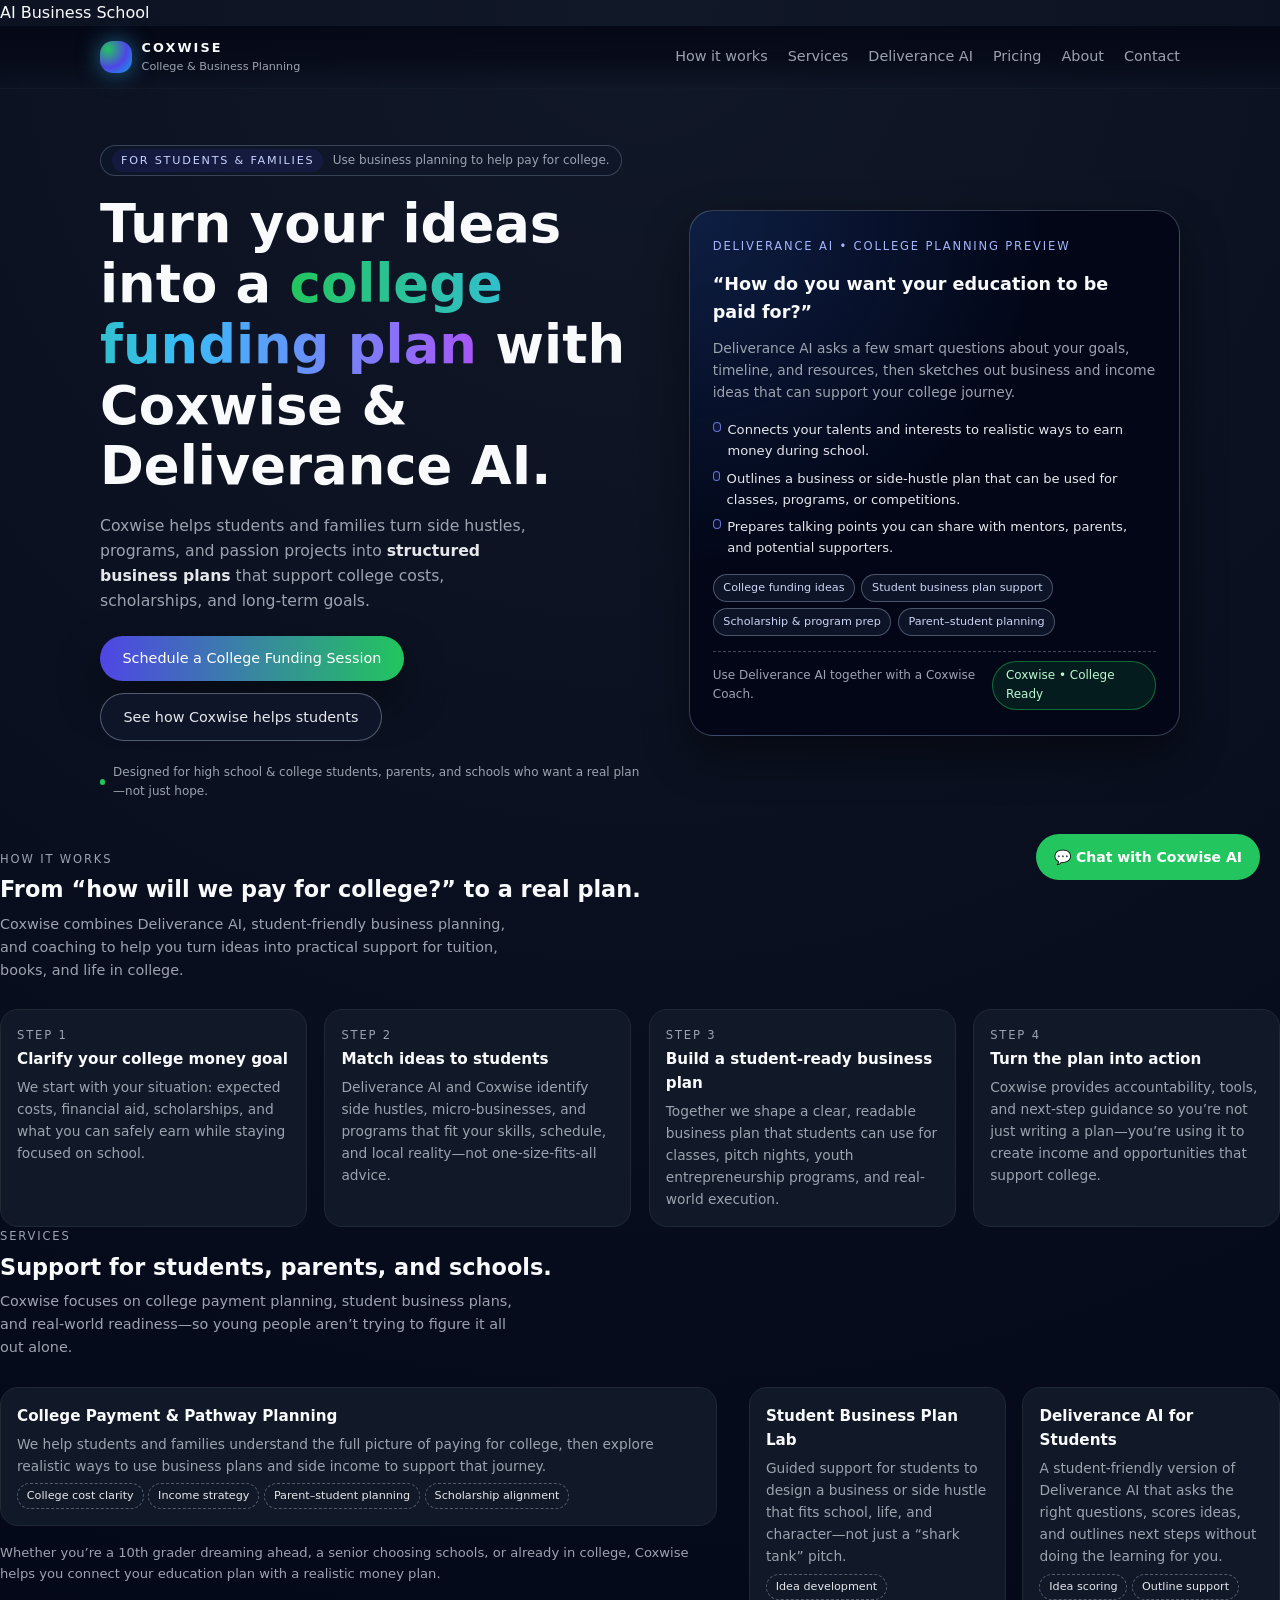
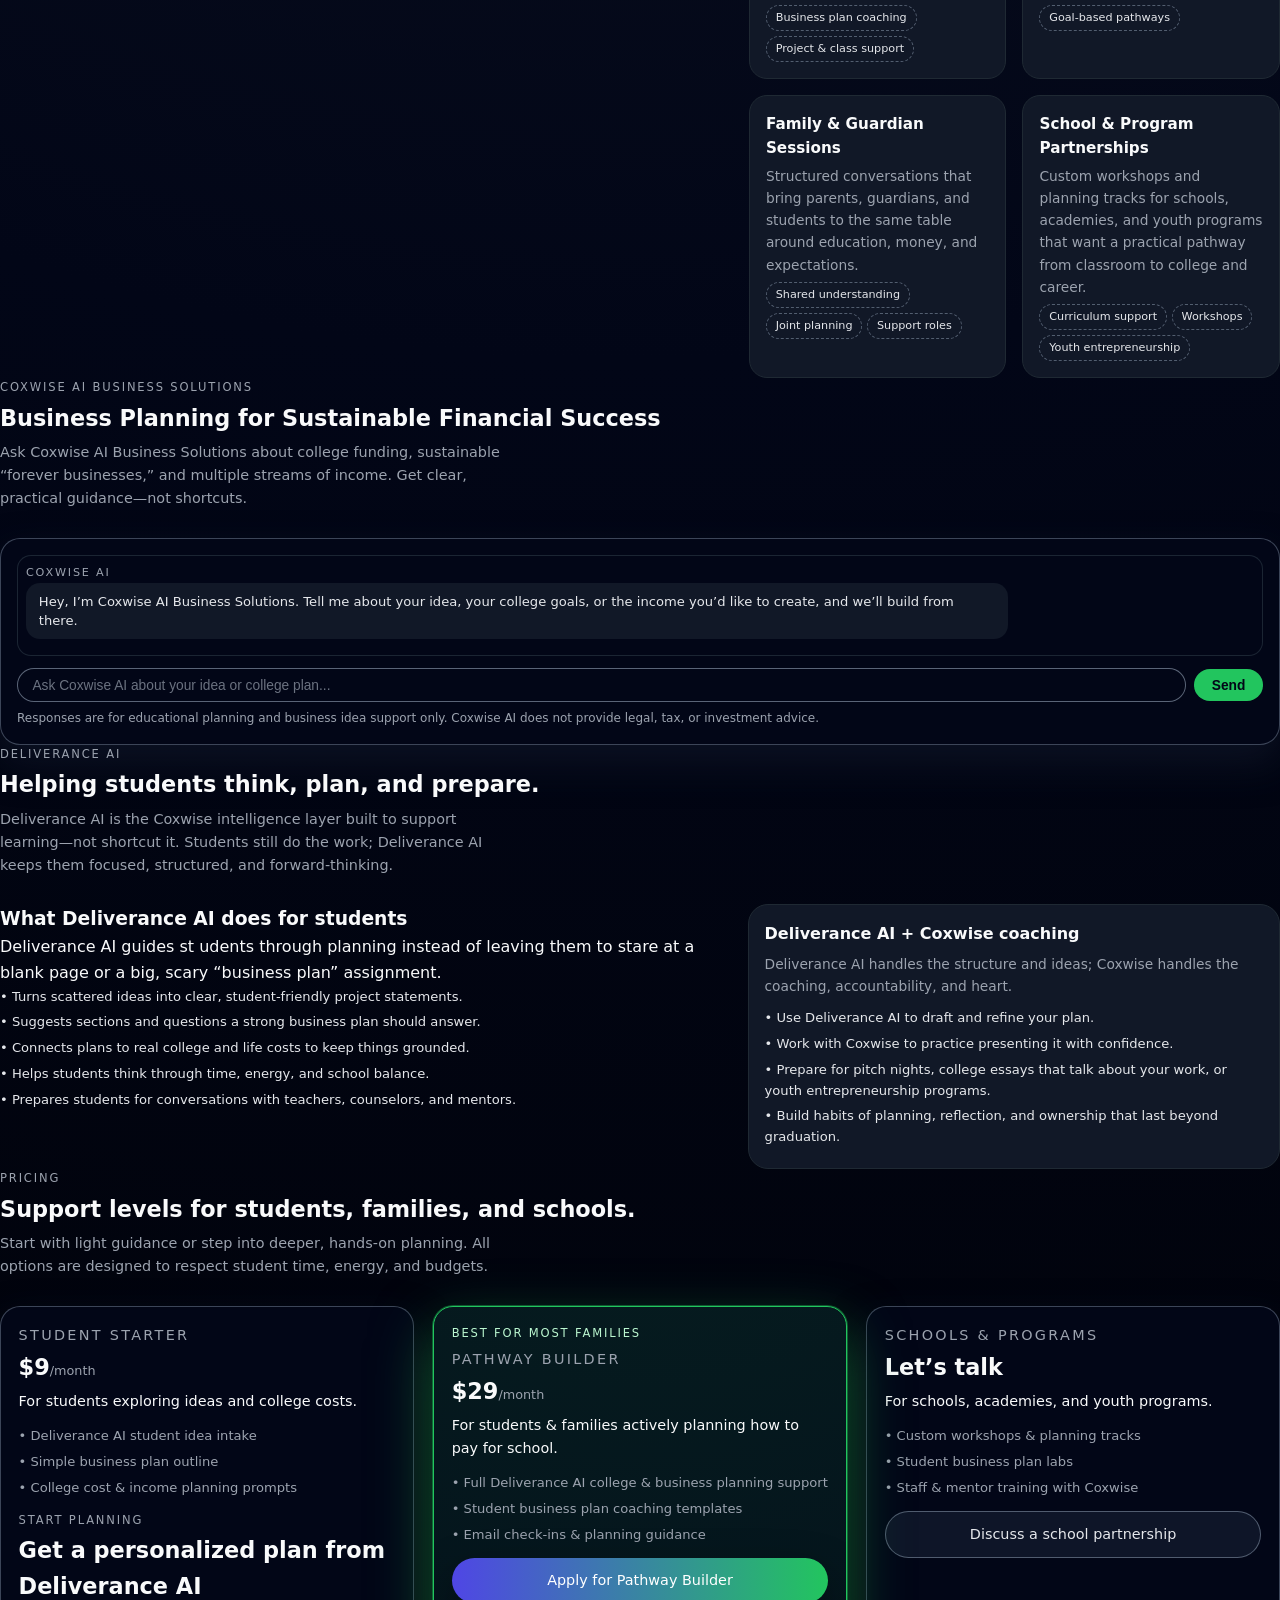
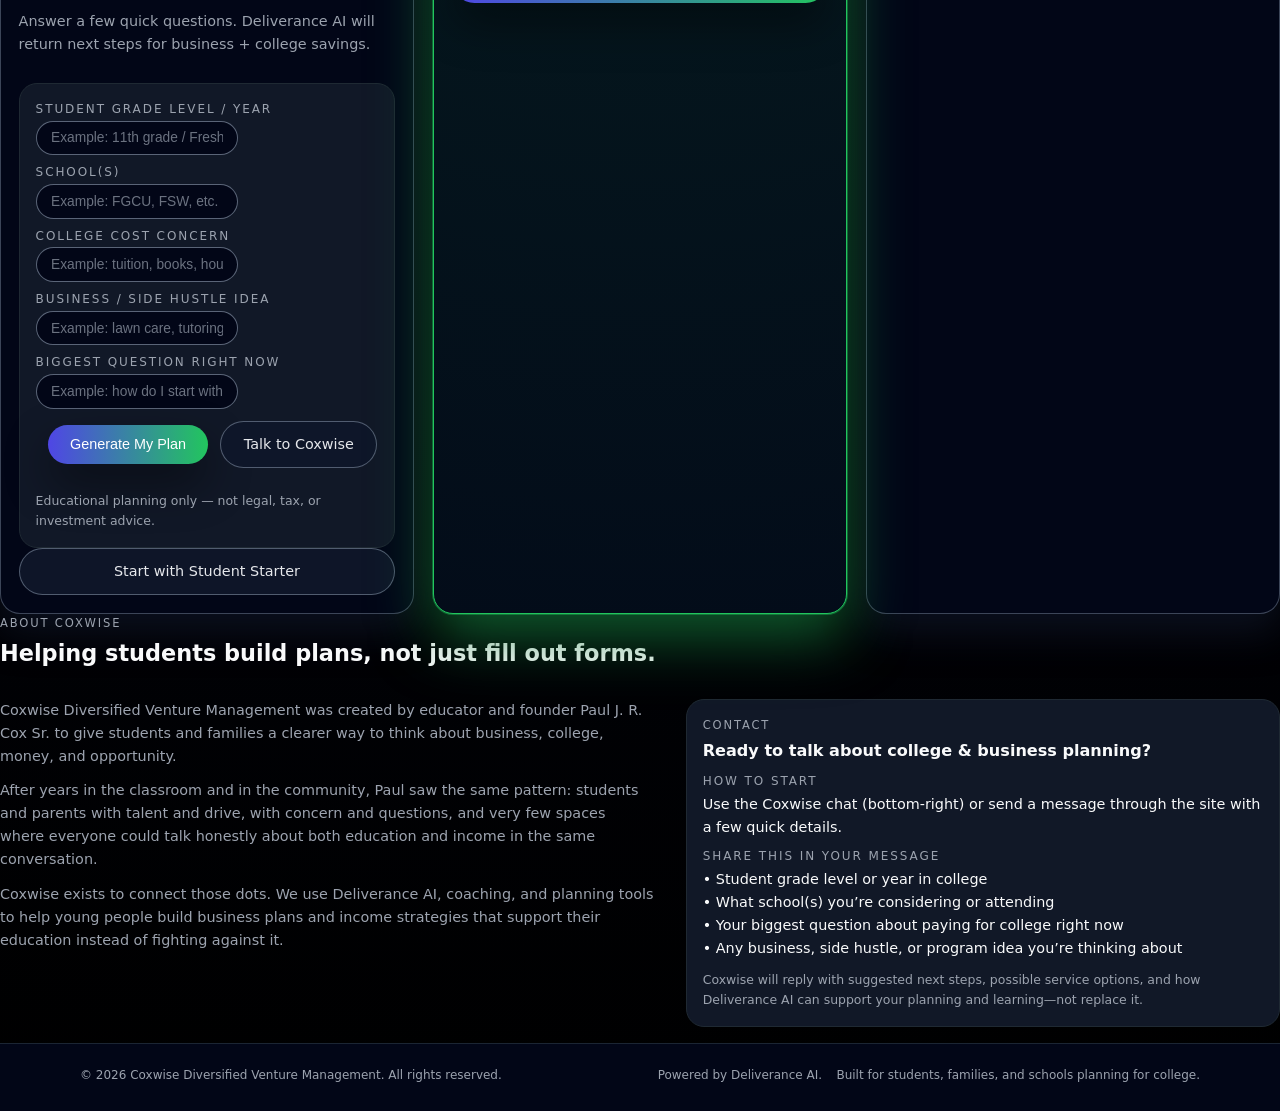
<file: index.html>
<!DOCTYPE html>
<html lang="en">
<head>
  <meta charset="UTF-8" />
  <title>Coxwise | Business Planning for Sustainable Financial Success</title>
  <meta name="viewport" content="width=device-width, initial-scale=1" />
  <meta name="description" content="Coxwise helps students and families use business planning and side hustles to support college costs, guided by Deliverance AI and coaching." />

<a href="/ai-school.html">AI Business School</a>
  
  <!-- All Styling -->
  <style>
    :root {
      --bg: #050816;
      --bg-alt: #0b1020;
      --accent: #4f46e5;
      --accent-soft: rgba(79, 70, 229, 0.12);
      --accent-strong: #22c55e;
      --text-main: #f9fafb;
      --text-muted: #9ca3af;
      --card: #111827;
      --border-subtle: #1f2933;
      --danger: #ef4444;
      --radius-lg: 18px;
      --radius-pill: 999px;
      --shadow-soft: 0 20px 45px rgba(0, 0, 0, 0.45);
      --max-width: 1120px;
    }

    * {
      box-sizing: border-box;
      margin: 0;
      padding: 0;
    }

    body {
      font-family: system-ui, -apple-system, BlinkMacSystemFont, "Segoe UI", sans-serif;
      background: radial-gradient(circle at top, #111827 0, #020617 45%, #000 100%);
      color: var(--text-main);
      line-height: 1.6;
      -webkit-font-smoothing: antialiased;
    }

    a {
      color: inherit;
      text-decoration: none;
    }

    img {
      max-width: 100%;
      display: block;
    }

    .page {
      min-height: 100vh;
      display: flex;
      flex-direction: column;
    }

    header {
      position: sticky;
      top: 0;
      z-index: 40;
      backdrop-filter: blur(18px);
      background: linear-gradient(to bottom, rgba(5, 8, 22, 0.95), rgba(5, 8, 22, 0.75), transparent);
      border-bottom: 1px solid rgba(148, 163, 184, 0.1);
    }

    .nav-inner {
      max-width: var(--max-width);
      margin: 0 auto;
      padding: 0.75rem 1.25rem;
      display: flex;
      align-items: center;
      justify-content: space-between;
      gap: 1.5rem;
    }

    .brand {
      display: flex;
      align-items: center;
      gap: 0.6rem;
    }

    .brand-mark {
      width: 32px;
      height: 32px;
      border-radius: 40%;
      background: radial-gradient(circle at 25% 25%, #22c55e, #4f46e5 55%, #0ea5e9 100%);
      box-shadow: 0 0 22px rgba(56, 189, 248, 0.5);
    }

    .brand-text {
      display: flex;
      flex-direction: column;
      font-size: 0.9rem;
    }

    .brand-text strong {
      text-transform: uppercase;
      letter-spacing: 0.16em;
      font-size: 0.8rem;
    }

    .brand-text span {
      font-size: 0.7rem;
      color: var(--text-muted);
    }

    .nav-links {
      display: flex;
      align-items: center;
      gap: 1.25rem;
      font-size: 0.9rem;
    }

    .nav-links a {
      color: var(--text-muted);
      transition: color 0.15s ease, transform 0.15s ease;
    }

    .nav-links a:hover {
      color: #e5e7eb;
      transform: translateY(-1px);
    }

    .nav-cta {
      padding: 0.4rem 0.9rem;
      border-radius: var(--radius-pill);
      border: 1px solid rgba(148, 163, 184, 0.55);
      font-size: 0.8rem;
      text-transform: uppercase;
      letter-spacing: 0.16em;
      color: #e5e7eb;
      display: inline-flex;
      align-items: center;
      gap: 0.45rem;
      cursor: pointer;
      background: linear-gradient(to right, rgba(15, 23, 42, 0.9), rgba(15, 23, 42, 0.6));
      box-shadow: 0 10px 30px rgba(15, 23, 42, 0.5);
    }

    .nav-cta span.dot {
      width: 8px;
      height: 8px;
      border-radius: 999px;
      background: var(--accent-strong);
      box-shadow: 0 0 12px rgba(34, 197, 94, 0.8);
    }

    main {
      flex: 1;
    }

    .hero {
      max-width: var(--max-width);
      margin: 0 auto;
      padding: 3.5rem 1.25rem 3rem;
      display: grid;
      grid-template-columns: minmax(0, 1.1fr) minmax(0, 1fr);
      gap: 3rem;
      align-items: center;
    }

    @media (max-width: 880px) {
      .hero {
        grid-template-columns: minmax(0, 1fr);
        padding-top: 2.5rem;
      }
      .nav-links {
        display: none;
      }
    }

    .hero-kicker {
      display: inline-flex;
      align-items: center;
      gap: 0.6rem;
      padding: 0.2rem 0.7rem;
      border-radius: var(--radius-pill);
      background: rgba(15, 23, 42, 0.85);
      border: 1px solid rgba(148, 163, 184, 0.32);
      margin-bottom: 1.1rem;
      font-size: 0.75rem;
      color: var(--text-muted);
    }

    .hero-kicker span.badge {
      padding: 0.15rem 0.55rem;
      border-radius: 999px;
      background: var(--accent-soft);
      color: #c7d2fe;
      text-transform: uppercase;
      letter-spacing: 0.16em;
      font-size: 0.7rem;
    }

    .hero-title {
      font-size: clamp(2.2rem, 3vw + 1rem, 3.3rem);
      line-height: 1.15;
      margin-bottom: 1rem;
    }

    .hero-title span.accent {
      background: linear-gradient(to right, #22c55e, #38bdf8, #a855f7);
      -webkit-background-clip: text;
      color: transparent;
      font-weight: 800;
    }

    .hero-subtitle {
      color: var(--text-muted);
      font-size: 0.98rem;
      max-width: 28rem;
      margin-bottom: 1.4rem;
    }

    .hero-subtitle strong {
      color: #e5e7eb;
      font-weight: 600;
    }

    .hero-actions {
      display: flex;
      flex-wrap: wrap;
      gap: 0.75rem;
      align-items: center;
      margin-bottom: 1.4rem;
    }

    .btn-primary,
    .btn-ghost {
      border-radius: var(--radius-pill);
      font-size: 0.9rem;
      padding: 0.7rem 1.4rem;
      cursor: pointer;
      display: inline-flex;
      align-items: center;
      gap: 0.5rem;
      border: none;
      outline: none;
      text-decoration: none;
      transition: transform 0.15s ease, box-shadow 0.15s ease, background 0.15s ease, border-color 0.15s ease;
    }

    .btn-primary {
      background: linear-gradient(to right, #4f46e5, #22c55e);
      color: white;
      box-shadow: var(--shadow-soft);
    }

    .btn-primary:hover {
      transform: translateY(-1px);
      box-shadow: 0 22px 50px rgba(34, 197, 94, 0.35);
    }

    .btn-ghost {
      background: rgba(15, 23, 42, 0.95);
      border: 1px solid rgba(148, 163, 184, 0.5);
      color: #e5e7eb;
    }

    .btn-ghost:hover {
      border-color: rgba(209, 213, 219, 0.9);
      background: rgba(15, 23, 42, 1);
      transform: translateY(-1px);
    }

    .hero-footnote {
      font-size: 0.75rem;
      color: var(--text-muted);
      display: flex;
      align-items: center;
      gap: 0.5rem;
    }

    .hero-footnote span.dot {
      width: 6px;
      height: 6px;
      border-radius: 999px;
      background: var(--accent-strong);
    }

    .hero-card {
      background: radial-gradient(circle at top left, rgba(59, 130, 246, 0.2), transparent 50%), #020617;
      border-radius: 24px;
      border: 1px solid rgba(148, 163, 184, 0.35);
      padding: 1.6rem 1.45rem;
      box-shadow: var(--shadow-soft);
      position: relative;
      overflow: hidden;
    }

    .hero-card-tag {
      font-size: 0.72rem;
      text-transform: uppercase;
      letter-spacing: 0.16em;
      color: #a5b4fc;
      margin-bottom: 0.9rem;
    }

    .hero-card h3 {
      font-size: 1.1rem;
      margin-bottom: 0.7rem;
    }

    .hero-card p {
      font-size: 0.86rem;
      color: var(--text-muted);
      margin-bottom: 1rem;
    }

    .hero-card-list {
      list-style: none;
      font-size: 0.82rem;
      color: #e5e7eb;
      margin-bottom: 1rem;
    }

    .hero-card-list li {
      display: flex;
      align-items: flex-start;
      gap: 0.4rem;
      margin-bottom: 0.4rem;
    }

    .hero-card-list span.bullet {
      margin-top: 0.2rem;
      width: 10px;
      height: 10px;
      border-radius: 999px;
      background: var(--accent-soft);
      border: 1px solid rgba(129, 140, 248, 0.8);
    }

    .hero-chip-row {
      display: flex;
      flex-wrap: wrap;
      gap: 0.4rem;
      margin-bottom: 0.9rem;
    }

    .chip {
      border-radius: var(--radius-pill);
      padding: 0.25rem 0.6rem;
      font-size: 0.7rem;
      background: rgba(15, 23, 42, 0.9);
      border: 1px solid rgba(148, 163, 184, 0.45);
      color: #cbd5f5;
    }

    .hero-card-footer {
      display: flex;
      justify-content: space-between;
      align-items: center;
      font-size: 0.75rem;
      color: var(--text-muted);
      border-top: 1px dashed rgba(148, 163, 184, 0.4);
      padding-top: 0.6rem;
      margin-top: 0.4rem;
    }

    .hero-pill {
      padding: 0.25rem 0.8rem;
      border-radius: var(--radius-pill);
      background: rgba(22, 163, 74, 0.14);
      border: 1px solid rgba(22, 163, 74, 0.6);
      color: #bbf7d0;
    }

    <section id="start-planning">
  <div class="section-heading">
    <div class="section-kicker">Start Planning</div>
    <h2 class="section-title">Get a quick plan draft from Deliverance AI</h2>
    <p class="section-subtitle">Answer a few questions. Deliverance AI will generate a structured next-step plan.</p>
  </div>

  <div class="ai-chat-wrapper">
    <form id="start-planning-form" style="display:grid; gap:10px;">
      <input class="ai-chat-input" id="sp-grade" placeholder="Student grade level / year in college" />
      <input class="ai-chat-input" id="sp-school" placeholder="School(s) considering / attending" />
      <input class="ai-chat-input" id="sp-goal" placeholder="Main goal (tuition, books, housing, debt-free plan, etc.)" />
      <input class="ai-chat-input" id="sp-income" placeholder="Any business / side hustle / program idea (optional)" />
      <textarea class="ai-chat-input" id="sp-notes" rows="4" style="border-radius:14px; padding:12px;"
        placeholder="Anything else we should know? (timeline, budget, challenges, strengths)"></textarea>

      <button class="ai-chat-send-btn" id="sp-generate" type="submit">Generate Plan</button>
    </form>

    <div style="margin-top:14px;">
      <div class="ai-chat-label">Deliverance AI Draft</div>
      <div id="sp-output" class="ai-chat-window" style="max-height:none; min-height:140px;"></div>

      <a id="sp-email" class="btn-primary" href="#" style="margin-top:10px; display:none; justify-content:center;">
        Email this plan to Coxwise
      </a>
    </div>

    <p class="ai-chat-note">Educational planning only. No legal, tax, or investment advice.</p>
  </div>
</section>
    
    section {
      max-width: var(--max-width);
      margin: 0 auto;
      padding: 2.5rem 1.25rem;
    }

    .section-heading {
      margin-bottom: 1.7rem;
    }

    .section-kicker {
      font-size: 0.72rem;
      text-transform: uppercase;
      letter-spacing: 0.16em;
      color: #9ca3af;
      margin-bottom: 0.25rem;
    }

    .section-title {
      font-size: 1.4rem;
      margin-bottom: 0.3rem;
    }

    .section-subtitle {
      font-size: 0.9rem;
      color: var(--text-muted);
      max-width: 32rem;
    }

    .steps-grid {
      display: grid;
      grid-template-columns: repeat(auto-fit, minmax(210px, 1fr));
      gap: 1.1rem;
    }

    .step-card {
      background: var(--card);
      border-radius: var(--radius-lg);
      padding: 1rem;
      border: 1px solid var(--border-subtle);
      font-size: 0.86rem;
    }

    .step-label {
      font-size: 0.72rem;
      text-transform: uppercase;
      letter-spacing: 0.16em;
      color: #9ca3af;
      margin-bottom: 0.15rem;
    }

    .step-title {
      font-size: 0.95rem;
      margin-bottom: 0.3rem;
    }

    .step-card p {
      color: var(--text-muted);
    }

    .services-grid {
      display: grid;
      grid-template-columns: minmax(0, 1.35fr) minmax(0, 1fr);
      gap: 2rem;
      align-items: flex-start;
    }

    @media (max-width: 900px) {
      .services-grid {
        grid-template-columns: minmax(0, 1fr);
      }
    }

    .service-list {
      display: grid;
      grid-template-columns: repeat(auto-fit, minmax(210px, 1fr));
      gap: 1rem;
    }

    .service-card {
      background: var(--card);
      border-radius: var(--radius-lg);
      padding: 1rem;
      border: 1px solid var(--border-subtle);
      font-size: 0.86rem;
    }

    .service-card h3 {
      font-size: 0.95rem;
      margin-bottom: 0.3rem;
    }

    .service-card p {
      color: var(--text-muted);
      margin-bottom: 0.4rem;
    }

    .service-chip-row {
      display: flex;
      flex-wrap: wrap;
      gap: 0.3rem;
      margin-top: 0.2rem;
    }

    .service-chip {
      font-size: 0.7rem;
      padding: 0.2rem 0.55rem;
      border-radius: var(--radius-pill);
      border: 1px dashed rgba(148, 163, 184, 0.5);
      color: #e5e7eb;
    }

    .services-note {
      font-size: 0.82rem;
      color: var(--text-muted);
      margin-top: 1rem;
    }

    .pricing-grid {
      display: grid;
      grid-template-columns: repeat(auto-fit, minmax(230px, 1fr));
      gap: 1.2rem;
    }

    .price-card {
      background: #020617;
      border-radius: 20px;
      border: 1px solid rgba(148, 163, 184, 0.4);
      padding: 1.1rem;
      box-shadow: 0 18px 38px rgba(15, 23, 42, 0.7);
    }

    .price-name {
      font-size: 0.9rem;
      text-transform: uppercase;
      letter-spacing: 0.16em;
      color: #9ca3af;
      margin-bottom: 0.15rem;
    }

    .price-tagline {
      font-size: 0.9rem;
      margin-bottom: 0.75rem;
    }

    .price-amount {
      font-size: 1.4rem;
      font-weight: 700;
      margin-bottom: 0.3rem;
    }

    .price-amount span {
      font-size: 0.8rem;
      color: var(--text-muted);
      font-weight: 400;
    }

    .price-list {
      list-style: none;
      font-size: 0.82rem;
      color: var(--text-muted);
      margin-bottom: 0.8rem;
    }

    .price-list li {
      margin-bottom: 0.3rem;
    }

    .price-tag {
      font-size: 0.72rem;
      text-transform: uppercase;
      letter-spacing: 0.16em;
      color: #bbf7d0;
      margin-bottom: 0.35rem;
    }

    .price-card.highlight {
      border-color: var(--accent-strong);
      box-shadow: 0 0 0 1px rgba(34, 197, 94, 0.4), 0 24px 60px rgba(21, 128, 61, 0.7);
      position: relative;
      overflow: hidden;
    }

    .price-card.highlight::before {
      content: "";
      position: absolute;
      inset: -40%;
      background: radial-gradient(circle at top, rgba(34, 197, 94, 0.18), transparent);
      opacity: 0.75;
      pointer-events: none;
    }

    .price-card.highlight > * {
      position: relative;
      z-index: 1;
    }

    .deliverance-grid {
      display: grid;
      grid-template-columns: minmax(0, 1.35fr) minmax(0, 1fr);
      gap: 1.8rem;
    }

    @media (max-width: 900px) {
      .deliverance-grid {
        grid-template-columns: minmax(0, 1fr);
      }
    }

    .deliverance-card {
      background: var(--card);
      border-radius: 20px;
      border: 1px solid var(--border-subtle);
      padding: 1rem;
      font-size: 0.86rem;
    }

    .deliverance-card h3 {
      font-size: 1rem;
      margin-bottom: 0.4rem;
    }

    .deliverance-card p {
      color: var(--text-muted);
      margin-bottom: 0.6rem;
    }

    .deliverance-list {
      list-style: none;
      color: #e5e7eb;
      font-size: 0.82rem;
    }

    .deliverance-list li {
      margin-bottom: 0.3rem;
    }

    .about-grid {
      display: grid;
      grid-template-columns: minmax(0, 1.1fr) minmax(0, 1fr);
      gap: 2rem;
    }

    @media (max-width: 880px) {
      .about-grid {
        grid-template-columns: minmax(0, 1fr);
      }
    }

    .about-text {
      font-size: 0.9rem;
      color: var(--text-muted);
    }

    .about-text p + p {
      margin-top: 0.7rem;
    }

    .contact-card {
      background: var(--card);
      border-radius: var(--radius-lg);
      border: 1px solid var(--border-subtle);
      padding: 1rem;
      font-size: 0.86rem;
    }

    .contact-row {
      margin-bottom: 0.5rem;
    }

    .contact-label {
      font-size: 0.75rem;
      text-transform: uppercase;
      letter-spacing: 0.16em;
      color: var(--text-muted);
      margin-bottom: 0.1rem;
    }

    .contact-value {
      font-size: 0.9rem;
    }

    .contact-note {
      font-size: 0.78rem;
      color: var(--text-muted);
      margin-top: 0.6rem;
    }

    footer {
      border-top: 1px solid rgba(31, 41, 55, 0.9);
      padding: 1.4rem 1.25rem 1.6rem;
      font-size: 0.75rem;
      color: var(--text-muted);
      margin-top: 1rem;
      background: #020617;
    }

    .footer-inner {
      max-width: var(--max-width);
      margin: 0 auto;
      display: flex;
      flex-wrap: wrap;
      gap: 0.75rem;
      justify-content: space-between;
      align-items: center;
    }

    .footer-links {
      display: flex;
      gap: 0.9rem;
      flex-wrap: wrap;
    }

    /* Coxwise AI chat section styles */
    .ai-chat-wrapper {
      background: #020617;
      border-radius: 20px;
      border: 1px solid rgba(148, 163, 184, 0.4);
      padding: 1rem;
      box-shadow: 0 18px 38px rgba(15, 23, 42, 0.7);
    }

    .ai-chat-window {
      max-height: 340px;
      overflow-y: auto;
      padding: 0.5rem;
      margin-bottom: 0.75rem;
      background: #020617;
      border-radius: 14px;
      border: 1px solid rgba(31, 41, 55, 0.9);
    }

    .ai-chat-message {
      margin-bottom: 0.5rem;
      max-width: 80%;
    }

    .ai-chat-message--user {
      margin-left: auto;
      text-align: right;
    }

    .ai-chat-label {
      font-size: 0.7rem;
      text-transform: uppercase;
      letter-spacing: 0.16em;
      color: #9ca3af;
      margin-bottom: 0.1rem;
    }

    .ai-chat-bubble {
      display: inline-block;
      padding: 0.55rem 0.8rem;
      border-radius: 14px;
      font-size: 0.82rem;
      line-height: 1.45;
      color: #e5e7eb;
      background: #111827;
    }

    .ai-chat-message--user .ai-chat-bubble {
      background: linear-gradient(to right, #4f46e5, #22c55e);
      color: white;
    }

    .ai-chat-input-row {
      display: flex;
      gap: 0.5rem;
      align-items: center;
      margin-bottom: 0.4rem;
    }

    .ai-chat-input {
      flex: 1;
      background: #020617;
      border-radius: 999px;
      border: 1px solid rgba(148, 163, 184, 0.6);
      padding: 0.55rem 0.9rem;
      color: #e5e7eb;
      font-size: 0.86rem;
      outline: none;
    }

    .ai-chat-input::placeholder {
      color: #6b7280;
    }

    .ai-chat-send-btn {
      border-radius: 999px;
      border: none;
      padding: 0.55rem 1.1rem;
      font-size: 0.86rem;
      font-weight: 600;
      cursor: pointer;
      background: #22c55e;
      color: #020617;
      display: inline-flex;
      align-items: center;
      justify-content: center;
    }

    .ai-chat-send-btn[disabled] {
      opacity: 0.6;
      cursor: default;
    }

    .ai-chat-note {
      font-size: 0.75rem;
      color: #9ca3af;
      margin-top: 0.2rem;
    }

    /* Floating corner chat widget */
    #coxwise-chat-toggle {
      position: fixed;
      bottom: 20px;
      right: 20px;
      background: #22c55e;
      color: #fff;
      padding: 12px 18px;
      border-radius: 50px;
      cursor: pointer;
      font-size: 14px;
      font-weight: bold;
      z-index: 50;
    }

    #coxwise-chat-box {
      position: fixed;
      bottom: 80px;
      right: 20px;
      width: 280px;
      background: #020617;
      border: 1px solid #4b5563;
      border-radius: 12px;
      padding: 12px;
      display: none;
      z-index: 50;
    }

    #coxwise-messages {
      height: 200px;
      overflow-y: auto;
      background: #0f172a;
      padding: 10px;
      border-radius: 8px;
      color: #e5e7eb;
      margin-bottom: 8px;
      font-size: 0.82rem;
    }

    #coxwise-input {
      width: 70%;
      padding: 6px;
      border-radius: 6px;
      border: none;
      background: #020617;
      color: #e5e7eb;
    }

    #coxwise-send {
      width: 25%;
      padding: 6px;
      background: #22c55e;
      color: #fff;
      border: none;
      border-radius: 6px;
      cursor: pointer;
      font-size: 0.82rem;
      font-weight: 600;
    }
  

  </style>
  <script src="https://challenges.cloudflare.com/turnstile/v0/api.js" async defer></script>
</head>

  <meta charset="UTF-8" />
  <meta name="viewport" content="width=device-width, initial-scale=1" />

  
<meta name="robots" content="index,follow,max-image-preview:large,max-snippet:-1,max-video-preview:-1">

<link rel="canonical" href="https://YOURDOMAIN.COM/">

<!-- Open Graph -->
<meta property="og:type" content="website">
<meta property="og:title" content="Coxwise | Business Planning, College Funding & AI Strategy">
<meta property="og:description" content="Business planning + college funding + AI strategy to build sustainable financial success.">
<meta property="og:url" content="https://YOURDOMAIN.COM/">
<meta property="og:image" content="https://YOURDOMAIN.COM/assets/og/coxwise-og.jpg">

<!-- Twitter -->
<meta name="twitter:card" content="summary_large_image">
<meta name="twitter:title" content="Coxwise | Business Planning, College Funding & AI Strategy">
<meta name="twitter:description" content="Business planning + college funding + AI strategy to build sustainable financial success.">
<meta name="twitter:image" content="https://YOURDOMAIN.COM/assets/og/coxwise-og.jpg">

<!-- Schema: Organization + Website + Services -->
<script type="application/ld+json">
{
  "@context": "https://schema.org",
  "@graph": [
    {
      "@type": "Organization",
      "@id": "https://YOURDOMAIN.COM/#organization",
      "name": "Coxwise",
      "url": "https://YOURDOMAIN.COM/",
      "logo": "https://YOURDOMAIN.COM/assets/logo.png",
      "contactPoint": [{
        "@type": "ContactPoint",
        "contactType": "sales",
        "email": "ask.coxwise@outlook.com",
        "availableLanguage": ["English"]
      }]
    },
    {
      "@type": "WebSite",
      "@id": "https://YOURDOMAIN.COM/#website",
      "url": "https://YOURDOMAIN.COM/",
      "name": "Coxwise",
      "publisher": { "@id": "https://YOURDOMAIN.COM/#organization" }
    },
    {
      "@type": "Service",
      "@id": "https://YOURDOMAIN.COM/#service-business-planning",
      "name": "Business Planning Consulting",
      "provider": { "@id": "https://YOURDOMAIN.COM/#organization" },
      "areaServed": ["Florida", "United States"],
      "url": "https://YOURDOMAIN.COM/business-planning-consulting"
    },
    {
      "@type": "Service",
      "@id": "https://YOURDOMAIN.COM/#service-college-funding",
      "name": "College Funding Strategy",
      "provider": { "@id": "https://YOURDOMAIN.COM/#organization" },
      "areaServed": ["Florida", "United States"],
      "url": "https://YOURDOMAIN.COM/college-funding-strategy"
    },
    {
      "@type": "Service",
      "@id": "https://YOURDOMAIN.COM/#service-ai-strategy",
      "name": "AI Business Strategy",
      "provider": { "@id": "https://YOURDOMAIN.COM/#organization" },
      "areaServed": ["United States"],
      "url": "https://YOURDOMAIN.COM/ai-business-consulting"
    }
  ]
}
</script>
  
<body>
  <div class="page">
    <!-- Header / Nav -->
    <header>
      <div class="nav-inner">
        <a href="#top" class="brand">
          <div class="brand-mark"></div>
          <div class="brand-text">
            <strong>COXWISE</strong>
            <span>College & Business Planning</span>
          </div>
        </a>
        <nav class="nav-links">
          <a href="#how">How it works</a>
          <a href="#services">Services</a>
          <a href="#Deliverance-ai">Deliverance AI</a>
          <a href="#pricing">Pricing</a>
          <a href="#about">About</a>
          <a href="#contact">Contact</a>
        </nav>

        
  <meta charset="utf-8" />
  <meta name="viewport" content="width=device-width,initial-scale=1" />
  <title>Coxwise | Book a Consult</title>
  <meta name="description" content="Request a Coxwise consultation for college & business planning." />

  <!-- OPTIONAL: GA4 (replace G-XXXXXXXXXX) -->
  <script async src="https://www.googletagmanager.com/gtag/js?id=G-XXXXXXXXXX"></script>
  <script>
    window.dataLayer = window.dataLayer || [];
    function gtag(){dataLayer.push(arguments);}
    gtag('js', new Date());
    gtag('config', 'G-XXXXXXXXXX');
  </script>

  <!-- OPTIONAL: Cloudflare Web Analytics (replace token) -->
  <!--
  <script defer src="https://static.cloudflareinsights.com/beacon.min.js"
    data-cf-beacon='{"token":"YOUR_CLOUDFLARE_TOKEN"}'></script>
  -->

 </div>
    </header>

    <main id="top">
      <!-- HERO -->
      <section class="hero">
        <div>
          <div class="hero-kicker">
            <span class="badge">For students & families</span>
            <span>Use business planning to help pay for college.</span>
          </div>
          <h1 class="hero-title">
            Turn your ideas into a <span class="accent">college funding plan</span> with Coxwise &amp; Deliverance AI.
          </h1>
          <p class="hero-subtitle">
            Coxwise helps students and families turn side hustles, programs, and passion projects into
            <strong>structured business plans</strong> that support college costs, scholarships, and long-term goals.
          </p>
          <div class="hero-actions">
            <a href="#contact" class="btn-primary">Schedule a College Funding Session</a>
            <a href="#how" class="btn-ghost">See how Coxwise helps students</a>
          </div>
          <div class="hero-footnote">
            <span class="dot"></span>
            <span>Designed for high school & college students, parents, and schools who want a real plan—not just hope.</span>
          </div>
        </div>

        <aside class="hero-card" aria-label="Deliverance AI student planning preview">
          <div class="hero-card-tag">Deliverance AI • College Planning Preview</div>
          <h3>“How do you want your education to be paid for?”</h3>
          <p>
            Deliverance AI asks a few smart questions about your goals, timeline, and resources, then sketches out business and
            income ideas that can support your college journey.
          </p>
          <ul class="hero-card-list">
            <li>
              <span class="bullet"></span>
              <span>Connects your talents and interests to realistic ways to earn money during school.</span>
            </li>
            <li>
              <span class="bullet"></span>
              <span>Outlines a business or side-hustle plan that can be used for classes, programs, or competitions.</span>
            </li>
            <li>
              <span class="bullet"></span>
              <span>Prepares talking points you can share with mentors, parents, and potential supporters.</span>
            </li>
          </ul>
          <div class="hero-chip-row">
            <span class="chip">College funding ideas</span>
            <span class="chip">Student business plan support</span>
            <span class="chip">Scholarship & program prep</span>
            <span class="chip">Parent–student planning</span>
          </div>
          <div class="hero-card-footer">
            <span>Use Deliverance AI together with a Coxwise Coach.</span>
            <span class="hero-pill">Coxwise • College Ready</span>
          </div>
        </aside>
      </section>

      <!-- HOW IT WORKS -->
      <section id="how">
        <div class="section-heading">
          <div class="section-kicker">How it works</div>
          <h2 class="section-title">From “how will we pay for college?” to a real plan.</h2>
          <p class="section-subtitle">
            Coxwise combines Deliverance AI, student-friendly business planning, and coaching to help you turn ideas into
            practical support for tuition, books, and life in college.
          </p>
        </div>

        <div class="steps-grid">
          <article class="step-card">
            <div class="step-label">Step 1</div>
            <h3 class="step-title">Clarify your college money goal</h3>
            <p>
              We start with your situation: expected costs, financial aid, scholarships, and what you can safely earn
              while staying focused on school.
            </p>
          </article>
          <article class="step-card">
            <div class="step-label">Step 2</div>
            <h3 class="step-title">Match ideas to students</h3>
            <p>
              Deliverance AI and Coxwise identify side hustles, micro-businesses, and programs that fit your skills, schedule,
              and local reality—not one-size-fits-all advice.
            </p>
          </article>
          <article class="step-card">
            <div class="step-label">Step 3</div>
            <h3 class="step-title">Build a student-ready business plan</h3>
            <p>
              Together we shape a clear, readable business plan that students can use for classes, pitch nights,
              youth entrepreneurship programs, and real-world execution.
            </p>
          </article>
          <article class="step-card">
            <div class="step-label">Step 4</div>
            <h3 class="step-title">Turn the plan into action</h3>
            <p>
              Coxwise provides accountability, tools, and next-step guidance so you’re not just writing a plan—you’re using
              it to create income and opportunities that support college.
            </p>
          </article>
        </div>
      </section>

      <!-- SERVICES -->
      <section id="services">
        <div class="section-heading">
          <div class="section-kicker">Services</div>
          <h2 class="section-title">Support for students, parents, and schools.</h2>
          <p class="section-subtitle">
            Coxwise focuses on college payment planning, student business plans, and real-world readiness—so young people
            aren’t trying to figure it all out alone.
          </p>
        </div>

        <div class="services-grid">
          <div>
            <div class="service-card" style="margin-bottom: 1rem;">
              <h3>College Payment & Pathway Planning</h3>
              <p>
                We help students and families understand the full picture of paying for college, then explore realistic ways
                to use business plans and side income to support that journey.
              </p>
              <div class="service-chip-row">
                <span class="service-chip">College cost clarity</span>
                <span class="service-chip">Income strategy</span>
                <span class="service-chip">Parent–student planning</span>
                <span class="service-chip">Scholarship alignment</span>
              </div>
            </div>

            <p class="services-note">
              Whether you’re a 10th grader dreaming ahead, a senior choosing schools, or already in college, Coxwise helps
              you connect your education plan with a realistic money plan.
            </p>
          </div>

          <div class="service-list">
            <article class="service-card">
              <h3>Student Business Plan Lab</h3>
              <p>
                Guided support for students to design a business or side hustle that fits school, life, and character—not just
                a “shark tank” pitch.
              </p>
              <div class="service-chip-row">
                <span class="service-chip">Idea development</span>
                <span class="service-chip">Business plan coaching</span>
                <span class="service-chip">Project & class support</span>
              </div>
            </article>

            <article class="service-card">
              <h3>Deliverance AI for Students</h3>
              <p>
                A student-friendly version of Deliverance AI that asks the right questions, scores ideas, and outlines next steps
                without doing the learning for you.
              </p>
              <div class="service-chip-row">
                <span class="service-chip">Idea scoring</span>
                <span class="service-chip">Outline support</span>
                <span class="service-chip">Goal-based pathways</span>
              </div>
            </article>

            <article class="service-card">
              <h3>Family & Guardian Sessions</h3>
              <p>
                Structured conversations that bring parents, guardians, and students to the same table around education,
                money, and expectations.
              </p>
              <div class="service-chip-row">
                <span class="service-chip">Shared understanding</span>
                <span class="service-chip">Joint planning</span>
                <span class="service-chip">Support roles</span>
              </div>
            </article>

            <article class="service-card">
              <h3>School & Program Partnerships</h3>
              <p>
                Custom workshops and planning tracks for schools, academies, and youth programs that want a practical pathway
                from classroom to college and career.
              </p>
              <div class="service-chip-row">
                <span class="service-chip">Curriculum support</span>
                <span class="service-chip">Workshops</span>
                <span class="service-chip">Youth entrepreneurship</span>
              </div>
            </article>
          </div>
        </div>
      </section>

      <!-- COXWISE AI BUSINESS SOLUTIONS CHAT (on-page section) -->
      <section id="coxwise-ai-chat">
        <div class="section-heading">
          <div class="section-kicker">Coxwise AI Business Solutions</div>
          <h2 class="section-title">Business Planning for Sustainable Financial Success</h2>
          <p class="section-subtitle">
            Ask Coxwise AI Business Solutions about college funding, sustainable “forever businesses,”
            and multiple streams of income. Get clear, practical guidance—not shortcuts.
          </p>
        </div>

        <div class="ai-chat-wrapper">
          <div class="ai-chat-window" id="ai-chat-window">
            <div class="ai-chat-message ai-chat-message--bot">
              <div class="ai-chat-label">Coxwise AI</div>
              <div class="ai-chat-bubble">
                Hey, I’m Coxwise AI Business Solutions. Tell me about your idea, your college goals,
                or the income you’d like to create, and we’ll build from there.
              </div>
            </div>
          </div>

          <form class="ai-chat-input-row" id="ai-chat-form">
            <input
              id="ai-chat-input"
              class="ai-chat-input"
              type="text"
              placeholder="Ask Coxwise AI about your idea or college plan..."
              autocomplete="off"
            />
            <button type="submit" class="ai-chat-send-btn" id="ai-chat-send-btn">
              Send
            </button>
          </form>

          <p class="ai-chat-note">
            Responses are for educational planning and business idea support only. Coxwise AI does not provide legal,
            tax, or investment advice.
          </p>
        </div>
      </section>

      <!-- Deliverance AI -->
      <section id="deliverance-ai">
        <div class="section-heading">
          <div class="section-kicker">Deliverance AI</div>
          <h2 class="section-title">Helping students think, plan, and prepare.</h2>
          <p class="section-subtitle">
            Deliverance AI is the Coxwise intelligence layer built to support learning—not shortcut it. Students still do the work;
            Deliverance AI keeps them focused, structured, and forward-thinking.
          </p>
        </div>

        <div class="deliverance-grid">
          <article class="Deliverance-card">
            <h3>What Deliverance AI does for students</h3>
            <p>
              Deliverance AI guides st
              udents through planning instead of leaving them to stare at a blank page or a big, scary
              “business plan” assignment.
            </p>
            <ul class="deliverance-list">
              <li>• Turns scattered ideas into clear, student-friendly project statements.</li>
              <li>• Suggests sections and questions a strong business plan should answer.</li>
              <li>• Connects plans to real college and life costs to keep things grounded.</li>
              <li>• Helps students think through time, energy, and school balance.</li>
              <li>• Prepares students for conversations with teachers, counselors, and mentors.</li>
            </ul>
          </article>

          <article class="deliverance-card">
            <h3>Deliverance AI + Coxwise coaching</h3>
            <p>
              Deliverance AI handles the structure and ideas; Coxwise handles the coaching, accountability, and heart.
            </p>
            <ul class="deliverance-list">
              <li>• Use Deliverance AI to draft and refine your plan.</li>
              <li>• Work with Coxwise to practice presenting it with confidence.</li>
              <li>• Prepare for pitch nights, college essays that talk about your work, or youth entrepreneurship programs.</li>
              <li>• Build habits of planning, reflection, and ownership that last beyond graduation.</li>
            </ul>
          </article>
        </div>
      </section>

      <!-- PRICING -->
      <section id="pricing">
        <div class="section-heading">
          <div class="section-kicker">Pricing</div>
          <h2 class="section-title">Support levels for students, families, and schools.</h2>
          <p class="section-subtitle">
            Start with light guidance or step into deeper, hands-on planning. All options are designed to respect student
            time, energy, and budgets.
          </p>
        </div>

        <div class="pricing-grid">
          <article class="price-card">
            <div class="price-name">Student Starter</div>
            <div class="price-amount">$9<span>/month</span></div>
            <div class="price-tagline">For students exploring ideas and college costs.</div>
            <ul class="price-list">
              <li>• Deliverance AI student idea intake</li>
              <li>• Simple business plan outline</li>
              <li>• College cost & income planning prompts</li>
            </ul>

            <section id="start-planning">
  <div class="section-heading">
    <div class="section-kicker">Start Planning</div>
    <h2 class="section-title">Get a personalized plan from Deliverance AI</h2>
    <p class="section-subtitle">
      Answer a few quick questions. Deliverance AI will return next steps for business + college savings.
    </p>
  </div>

  <div class="contact-card">
    <form id="planning-form">
      <div class="contact-row">
        <div class="contact-label">Student grade level / year</div>
        <input class="ai-chat-input" id="pf-grade" placeholder="Example: 11th grade / Freshman in college" />
      </div>

      <div class="contact-row">
        <div class="contact-label">School(s)</div>
        <input class="ai-chat-input" id="pf-schools" placeholder="Example: FGCU, FSW, etc." />
      </div>

      <div class="contact-row">
        <div class="contact-label">College cost concern</div>
        <input class="ai-chat-input" id="pf-cost" placeholder="Example: tuition, books, housing, transportation" />
      </div>

      <div class="contact-row">
        <div class="contact-label">Business / side hustle idea</div>
        <input class="ai-chat-input" id="pf-idea" placeholder="Example: lawn care, tutoring, cookies, reselling…" />
      </div>

      <div class="contact-row">
        <div class="contact-label">Biggest question right now</div>
        <input class="ai-chat-input" id="pf-question" placeholder="Example: how do I start with $0? how do I save monthly?" />
      </div>

      <div class="hero-actions" style="margin-top: 0.75rem;">
        <div
  class="cf-turnstile"
  data-sitekey="0x4AAAAAAFZmOvbNfdFOVXEf">
</div>
        <button type="submit" class="btn-primary" id="pf-submit">Generate My Plan</button>
        <a href="#contact" class="btn-ghost">Talk to Coxwise</a>
      </div>
    </form>

    <div id="planning-result" style="margin-top: 1rem; display:none;">
      <div class="contact-label">Deliverance AI Plan</div>
      <div class="ai-chat-bubble" id="planning-result-text" style="display:block; max-width:100%;"></div>
    </div>

    <p class="contact-note">
      Educational planning only — not legal, tax, or investment advice.
    </p>
  </div>
</section>
            <a href="#contact" class="btn-ghost" style="width:100%;justify-content:center;">Start with Student Starter</a>
          </article>

          <article class="price-card highlight">
            <div class="price-tag">Best for most families</div>
            <div class="price-name">Pathway Builder</div>
            <div class="price-amount">$29<span>/month</span></div>
            <div class="price-tagline">For students & families actively planning how to pay for school.</div>
            <ul class="price-list">
              <li>• Full Deliverance AI college & business planning support</li>
              <li>• Student business plan coaching templates</li>
              <li>• Email check-ins & planning guidance</li>
            </ul>
            <a href="#contact" class="btn-primary" style="width:100%;justify-content:center;">Apply for Pathway Builder</a>
          </article>

          <article class="price-card">
            <div class="price-name">Schools & Programs</div>
            <div class="price-amount">Let’s talk<span></span></div>
            <div class="price-tagline">For schools, academies, and youth programs.</div>
            <ul class="price-list">
              <li>• Custom workshops & planning tracks</li>
              <li>• Student business plan labs</li>
              <li>• Staff & mentor training with Coxwise</li>
            </ul>
            <a href="#contact" class="btn-ghost" style="width:100%;justify-content:center;">Discuss a school partnership</a>
          </article>
        </div>
      </section>

      <!-- ABOUT + CONTACT -->
      <section id="about">
        <div class="section-heading">
          <div class="section-kicker">About Coxwise</div>
          <h2 class="section-title">Helping students build plans, not just fill out forms.</h2>
        </div>

        <div class="about-grid">
          <div class="about-text">
            <p>
              Coxwise Diversified Venture Management was created by educator and founder Paul J. R. Cox Sr. to give students
              and families a clearer way to think about business, college, money, and opportunity.
            </p>
            <p>
              After years in the classroom and in the community, Paul saw the same pattern: students and parents with talent and drive,
              with concern and questions, and very few spaces where everyone could talk honestly about both education
              and income in the same conversation.
            </p>
            <p>
              Coxwise exists to connect those dots. We use Deliverance AI, coaching, and planning tools to help young people build
              business plans and income strategies that support their education instead of fighting against it.
            </p>
          </div>

          <div id="contact" class="contact-card">
            <div class="section-kicker">Contact</div>
            <h3 style="margin-bottom:0.5rem;">Ready to talk about college & business planning?</h3>

            <div class="contact-row">
              <div class="contact-label">How to start</div>
              <div class="contact-value">
                Use the Coxwise chat (bottom-right) or send a message through the site with a few quick details.
              </div>
            </div>

            <div class="contact-row">
              <div class="contact-label">Share this in your message</div>
              <div class="contact-value">
                • Student grade level or year in college<br />
                • What school(s) you’re considering or attending<br />
                • Your biggest question about paying for college right now<br />
                • Any business, side hustle, or program idea you’re thinking about
              </div>
            </div>

            <div class="contact-note">
              Coxwise will reply with suggested next steps, possible service options, and how Deliverance AI can support your
              planning and learning—not replace it.
            </div>
          </div>
        </div>
      </section>
    </main>

    <!-- Footer -->
    <footer>
      <div class="footer-inner">
        <div>© <span id="year"></span> Coxwise Diversified Venture Management. All rights reserved.</div>
        <div class="footer-links">
          <span>Powered by Deliverance AI.</span>
          <span>Built for students, families, and schools planning for college.</span>
        </div>
      </div>
    </footer>
  </div>

  <!-- Floating Coxwise AI Widget -->
 <div id="coxwise-chat-toggle">💬 Chat with Coxwise AI</div>
<div id="coxwise-chat-box">
  <div id="coxwise-messages"></div>
  <input id="coxwise-input" type="text" placeholder="Type your message..." />
  <button id="coxwise-send">Send</button>
</div>
  <script>
  const toggle = document.getElementById("coxwise-chat-toggle");
  const box = document.getElementById("coxwise-chat-box");
  const messages = document.getElementById("coxwise-messages");
  const input = document.getElementById("coxwise-input");
  const sendBtn = document.getElementById("coxwise-send");

  if (toggle && box) {
    toggle.addEventListener("click", () => {
      box.style.display = box.style.display === "block" ? "none" : "block";
    });
  }
</script>

 <!-- Scripts -->
  
  <script>
  // Set year in footer
  const yearEl = document.getElementById("year");
  if (yearEl) yearEl.textContent = new Date().getFullYear();

  // ✅ Put your real Laravel endpoint here
 
    const DELIVERANCE_API_URL = "https://coxwise-deliverance-ai.coxwise.workers.dev/api/deliverance-ai"; // <-- update

function buildStartPlanningPrompt() {
  const grade = document.getElementById("sp-grade").value.trim();
  const school = document.getElementById("sp-school").value.trim();
  const goal = document.getElementById("sp-goal").value.trim();
  const income = document.getElementById("sp-income").value.trim();
  const notes = document.getElementById("sp-notes").value.trim();

  return `
You are Deliverance AI for Coxwise. Create a practical plan.

Student level: ${grade}
School(s): ${school}
Goal: ${goal}
Business / income idea: ${income || "None provided"}
Notes: ${notes || "None provided"}

Output format:
1) Quick Summary
2) 5–7 Step Action Plan
3) Business / income options (3 ideas)
4) College savings / funding options (3 ideas)
5) First 3 actions to do this week
6) Questions Coxwise should ask in an exploratory consult
`.trim();
}

async function callDeliveranceAI(message) {
  const res = await fetch(DELIVERANCE_API_URL, {
    method: "POST",
    headers: { "Content-Type": "application/json" },
    body: JSON.stringify({ message })
  });

  const data = await res.json();
  if (!res.ok || data.error) throw new Error(data.error || "Request failed");
  return (data.reply || "").trim();
}

(function () {
  const form = document.getElementById("start-planning-form");
  const output = document.getElementById("sp-output");
  const emailBtn = document.getElementById("sp-email");

  if (!form || !output || !emailBtn) return;

  form.addEventListener("submit", async (e) => {
    e.preventDefault();
    output.textContent = "Generating your plan…";
    emailBtn.style.display = "none";

    try {
      const prompt = buildStartPlanningPrompt();
      const plan = await callDeliveranceAI(prompt);

      output.textContent = plan;

      const subject = encodeURIComponent("Coxwise — Start Planning (Deliverance AI Draft)");
      const body = encodeURIComponent(
        `Hello Coxwise Team,\n\nHere is my Deliverance AI draft plan:\n\n${plan}\n\nMy contact info:\nName:\nPhone:\n`
      );

      emailBtn.href = `mailto:ask.coxwise@outlook.com?subject=${subject}&body=${body}`;
      emailBtn.style.display = "inline-flex";
    } catch (err) {
      output.textContent = "Could not reach Deliverance AI. Check API URL + CORS, then try again.";
    }
  });
})();

   const COXWISE_API_URL = "https://coxwise-deliverance-ai.coxwise.workers.dev/api/deliverance-ai";
    (function () {
  const form = document.getElementById("planning-form");
  const submitBtn = document.getElementById("pf-submit");
  const resultWrap = document.getElementById("planning-result");
  const resultText = document.getElementById("planning-result-text");

  if (!form || !submitBtn || !resultWrap || !resultText) return;

  form.addEventListener("submit", async (e) => {
    e.preventDefault();

    const grade = document.getElementById("pf-grade")?.value?.trim() || "";
    const schools = document.getElementById("pf-schools")?.value?.trim() || "";
    const cost = document.getElementById("pf-cost")?.value?.trim() || "";
    const idea = document.getElementById("pf-idea")?.value?.trim() || "";
    const question = document.getElementById("pf-question")?.value?.trim() || "";

    const message =
`You are Deliverance AI for Coxwise. Create a clear plan with next steps.

Student/year: ${grade}
School(s): ${schools}
Cost concern: ${cost}
Business/side hustle idea: ${idea}
Biggest question: ${question}

Output format:
1) Quick summary
2) 3-step action plan (this week / this month / next 90 days)
3) College savings strategy (simple, realistic)
4) Business plan starter checklist
5) 3 follow-up questions for the student/family`;

    submitBtn.disabled = true;
    submitBtn.textContent = "Generating...";

    try {
      const token = form.querySelector(
  '[name="cf-turnstile-response"]'
)?.value || "";

console.log("Turnstile token present:", !!token);
console.log("Turnstile token length:", token.length);

      const res = await fetch(COXWISE_API_URL, {
  method: "POST",
  headers: {
    "Content-Type": "application/json"
  },
  body: JSON.stringify({
    message,
    turnstileToken: token
  })
});

      const data = await res.json();
      if (!res.ok || data.error) throw new Error(data.error || "Request failed");

      resultText.textContent = data.reply || "Plan generated. Scroll up to view.";
      resultWrap.style.display = "block";
      resultWrap.scrollIntoView({ behavior: "smooth", block: "start" });
    } catch (err) {
      resultText.textContent = "Could not reach Deliverance AI. Check API URL + CORS.";
      resultWrap.style.display = "block";
    } finally {
        submitBtn.disabled = false;
      submitBtn.textContent = "Generate My Plan";

      if (window.turnstile) {
        window.turnstile.reset();
      }
    }
  });
})();

    function appendMsg(sender, text) {
      const div = document.createElement("div");
      div.style.marginBottom = "6px";
      div.innerHTML = "<strong>" + sender + ":</strong> " + text;
      messages.appendChild(div);
      messages.scrollTop = messages.scrollHeight;
    }

    async function sendMessage(message) {
      appendMsg("You", message);
      sendBtn.disabled = true;

      try {
        const res = await fetch(COXWISE_API_URL, {
          method: "POST",
          headers: { "Content-Type": "application/json" },
          body: JSON.stringify({ message }),
        });

        const data = await res.json();
        if (!res.ok || data.error) throw new Error(data.error || "Request failed");

        appendMsg("Deliverance AI", data.reply || "I’m here. What’s your next step?");
      } catch (e) {
        appendMsg("Deliverance AI", "Could not reach the server. Check API URL + CORS.");
      } finally {
        sendBtn.disabled = false;
      }
    }

    sendBtn.addEventListener("click", () => {
      const msg = (input.value || "").trim();
      if (!msg) return;
      input.value = "";
      sendMessage(msg);
    });
    

    input.addEventListener("keypress", (e) => {
      if (e.key === "Enter") {
        e.preventDefault();
        const msg = (input.value || "").trim();
        if (!msg) return;
        input.value = "";
        sendMessage(msg);
      }
    });
  
    (() => {
  const a = document.getElementById("book-consult-link");
  if (!a) return;

  a.addEventListener("click", () => {
    // GA4
    if (typeof gtag === "function") {
      gtag("event", "book_consult_click", { event_category: "engagement" });
    }
    // Plausible
    if (typeof plausible === "function") {
      plausible("BookConsult");
    }
  });
})();
    
 </script>
 
</body>
</html>
</file>
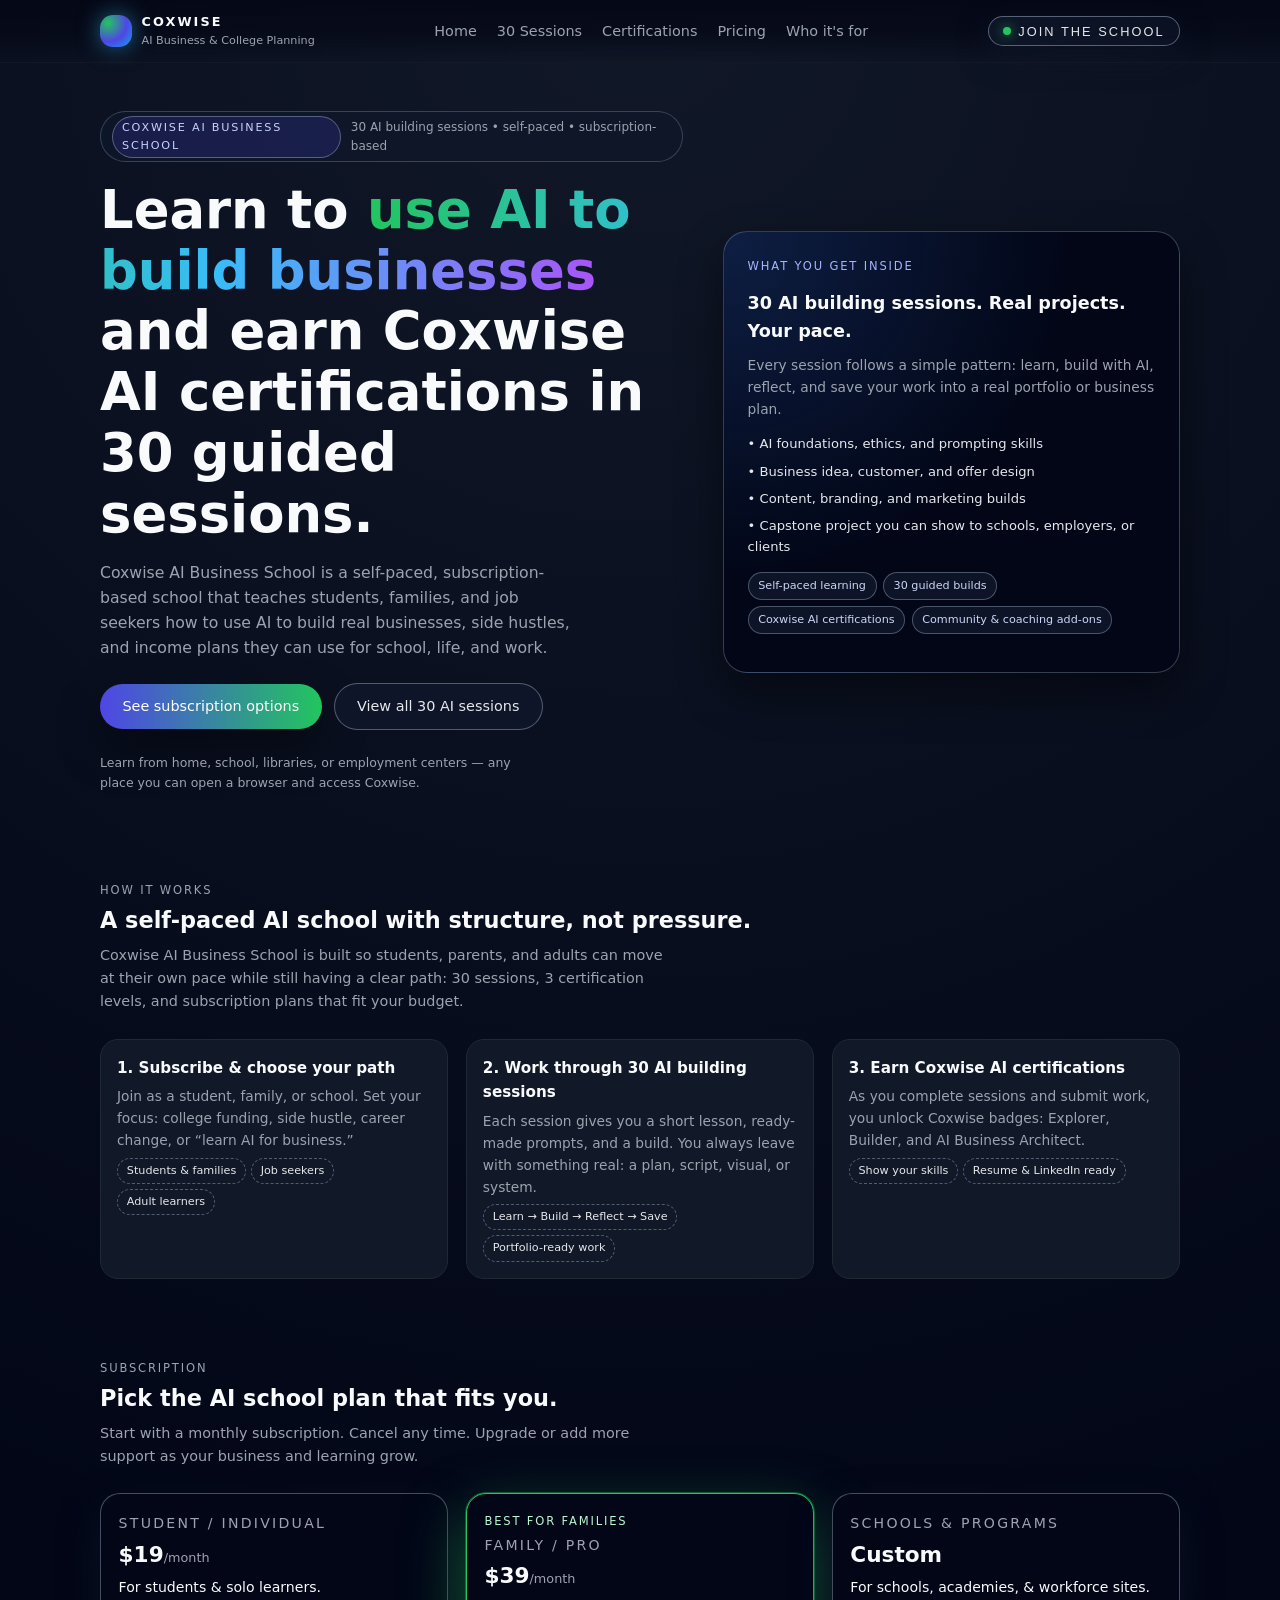
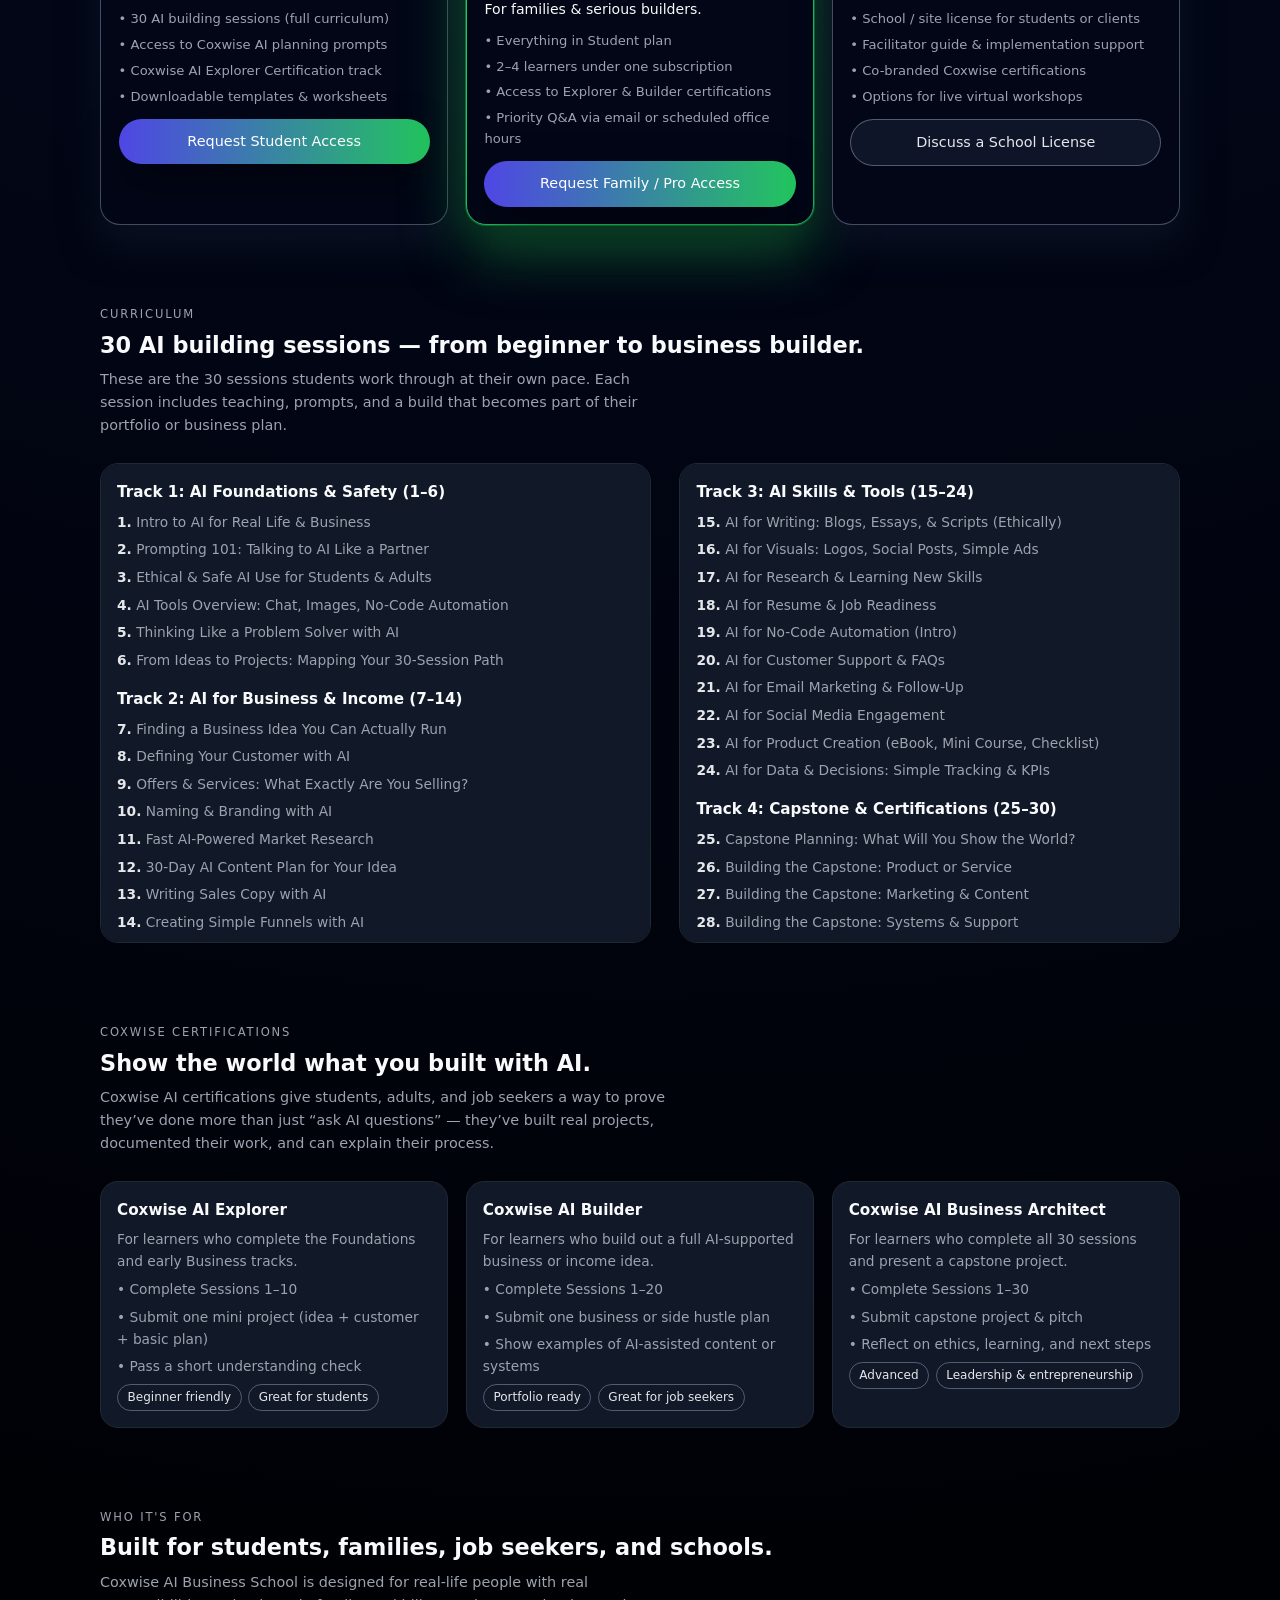
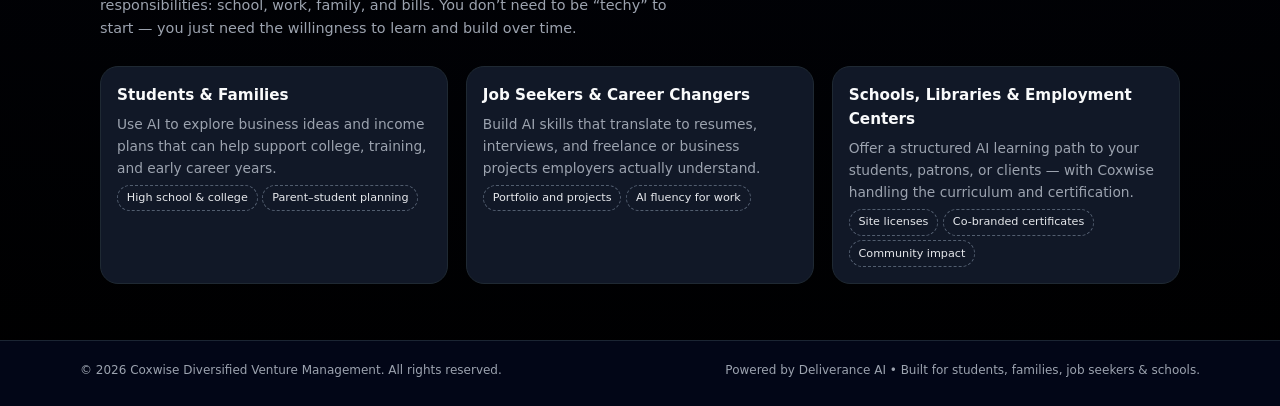
<file: ai-school.html>
<!DOCTYPE html>
<html lang="en">
<head>
  <!-- Basic Meta -->
  <meta charset="UTF-8" />
  <title>Coxwise AI Business School | 30 AI Building Sessions</title>
  <meta name="viewport" content="width=device-width, initial-scale=1" />
  <meta
    name="description"
    content="Coxwise AI Business School is a subscription-based, self-paced school with 30 AI building sessions that teach students, families, and job seekers to use AI to build businesses and earn Coxwise AI certifications."
  />
  <meta
    name="robots"
    content="index,follow,max-image-preview:large,max-snippet:-1,max-video-preview:-1"
  />

  <!-- Canonical -->
  <link rel="canonical" href="https://www.coxwise.com/ai-school.html" />

  <!-- Open Graph -->
  <meta property="og:type" content="website" />
  <meta
    property="og:title"
    content="Coxwise AI Business School | 30 AI Building Sessions"
  />
  <meta
    property="og:description"
    content="Learn how to use AI to build real businesses, side hustles, and career opportunities in 30 guided AI building sessions. Self-paced, subscription-based, with Coxwise AI certifications."
  />
  <meta property="og:url" content="https://www.coxwise.com/ai-school.html" />
  <meta
    property="og:image"
    content="https://www.coxwise.com/assets/og/coxwise-og.jpg"
  />

  <!-- Twitter -->
  <meta name="twitter:card" content="summary_large_image" />
  <meta
    name="twitter:title"
    content="Coxwise AI Business School | 30 AI Building Sessions"
  />
  <meta
    name="twitter:description"
    content="Self-paced AI school with 30 AI building sessions, business planning, and Coxwise AI certifications."
  />
  <meta
    name="twitter:image"
    content="https://www.coxwise.com/assets/og/coxwise-og.jpg"
  />

  <!-- Styles (matches your dark Coxwise look) -->
  <style>
    :root {
      --bg: #050816;
      --bg-alt: #0b1020;
      --accent: #4f46e5;
      --accent-soft: rgba(79, 70, 229, 0.18);
      --accent-strong: #22c55e;
      --text-main: #f9fafb;
      --text-muted: #9ca3af;
      --card: #111827;
      --border-subtle: #1f2933;
      --radius-lg: 18px;
      --radius-pill: 999px;
      --shadow-soft: 0 20px 45px rgba(0, 0, 0, 0.45);
      --max-width: 1120px;
    }

    * {
      box-sizing: border-box;
      margin: 0;
      padding: 0;
    }

    body {
      font-family: system-ui, -apple-system, BlinkMacSystemFont, "Segoe UI", sans-serif;
      background: radial-gradient(circle at top, #111827 0, #020617 45%, #000 100%);
      color: var(--text-main);
      line-height: 1.6;
      -webkit-font-smoothing: antialiased;
    }

    a {
      color: inherit;
      text-decoration: none;
    }

    img {
      max-width: 100%;
      display: block;
    }

    .page {
      min-height: 100vh;
      display: flex;
      flex-direction: column;
    }

    header {
      position: sticky;
      top: 0;
      z-index: 40;
      backdrop-filter: blur(18px);
      background: linear-gradient(
        to bottom,
        rgba(5, 8, 22, 0.95),
        rgba(5, 8, 22, 0.75),
        transparent
      );
      border-bottom: 1px solid rgba(148, 163, 184, 0.1);
    }

    .nav-inner {
      max-width: var(--max-width);
      margin: 0 auto;
      padding: 0.75rem 1.25rem;
      display: flex;
      align-items: center;
      justify-content: space-between;
      gap: 1.5rem;
    }

    .brand {
      display: flex;
      align-items: center;
      gap: 0.6rem;
    }

    .brand-mark {
      width: 32px;
      height: 32px;
      border-radius: 40%;
      background: radial-gradient(
        circle at 25% 25%,
        #22c55e,
        #4f46e5 55%,
        #0ea5e9 100%
      );
      box-shadow: 0 0 22px rgba(56, 189, 248, 0.5);
    }

    .brand-text {
      display: flex;
      flex-direction: column;
      font-size: 0.9rem;
    }

    .brand-text strong {
      text-transform: uppercase;
      letter-spacing: 0.16em;
      font-size: 0.8rem;
    }

    .brand-text span {
      font-size: 0.7rem;
      color: var(--text-muted);
    }

    .nav-links {
      display: flex;
      align-items: center;
      gap: 1.25rem;
      font-size: 0.9rem;
    }

    .nav-links a {
      color: var(--text-muted);
      transition: color 0.15s ease, transform 0.15s ease;
    }

    .nav-links a:hover {
      color: #e5e7eb;
      transform: translateY(-1px);
    }

    .nav-cta {
      padding: 0.4rem 0.9rem;
      border-radius: var(--radius-pill);
      border: 1px solid rgba(148, 163, 184, 0.55);
      font-size: 0.8rem;
      text-transform: uppercase;
      letter-spacing: 0.16em;
      color: #e5e7eb;
      display: inline-flex;
      align-items: center;
      gap: 0.45rem;
      cursor: pointer;
      background: linear-gradient(
        to right,
        rgba(15, 23, 42, 0.9),
        rgba(15, 23, 42, 0.6)
      );
      box-shadow: 0 10px 30px rgba(15, 23, 42, 0.5);
    }

    .nav-cta span.dot {
      width: 8px;
      height: 8px;
      border-radius: 999px;
      background: var(--accent-strong);
      box-shadow: 0 0 12px rgba(34, 197, 94, 0.8);
    }

    @media (max-width: 880px) {
      .nav-links {
        display: none;
      }
    }

    main {
      flex: 1;
    }

    section {
      max-width: var(--max-width);
      margin: 0 auto;
      padding: 2.5rem 1.25rem;
    }

    .hero {
      padding-top: 3rem;
      padding-bottom: 3rem;
      display: grid;
      grid-template-columns: minmax(0, 1.15fr) minmax(0, 0.9fr);
      gap: 2.5rem;
      align-items: center;
    }

    @media (max-width: 880px) {
      .hero {
        grid-template-columns: minmax(0, 1fr);
        padding-top: 2rem;
      }
    }

    .hero-kicker {
      display: inline-flex;
      align-items: center;
      gap: 0.6rem;
      padding: 0.2rem 0.7rem;
      border-radius: var(--radius-pill);
      background: rgba(15, 23, 42, 0.85);
      border: 1px solid rgba(148, 163, 184, 0.32);
      margin-bottom: 1.1rem;
      font-size: 0.75rem;
      color: var(--text-muted);
    }

    .hero-kicker span.badge {
      padding: 0.15rem 0.55rem;
      border-radius: 999px;
      background: var(--accent-soft);
      color: #c7d2fe;
      text-transform: uppercase;
      letter-spacing: 0.16em;
      font-size: 0.7rem;
    }

    .hero-title {
      font-size: clamp(2.2rem, 3vw + 1rem, 3.3rem);
      line-height: 1.15;
      margin-bottom: 1rem;
    }

    .hero-title span.accent {
      background: linear-gradient(to right, #22c55e, #38bdf8, #a855f7);
      -webkit-background-clip: text;
      color: transparent;
      font-weight: 800;
    }

    .hero-subtitle {
      color: var(--text-muted);
      font-size: 0.98rem;
      max-width: 30rem;
      margin-bottom: 1.4rem;
    }

    .hero-subtitle strong {
      color: #e5e7eb;
      font-weight: 600;
    }

    .hero-actions {
      display: flex;
      flex-wrap: wrap;
      gap: 0.75rem;
      align-items: center;
      margin-bottom: 1.4rem;
    }

    .btn-primary,
    .btn-ghost {
      border-radius: var(--radius-pill);
      font-size: 0.9rem;
      padding: 0.7rem 1.4rem;
      cursor: pointer;
      display: inline-flex;
      align-items: center;
      gap: 0.5rem;
      border: none;
      outline: none;
      text-decoration: none;
      transition: transform 0.15s ease, box-shadow 0.15s ease, background 0.15s ease, border-color 0.15s ease;
    }

    .btn-primary {
      background: linear-gradient(to right, #4f46e5, #22c55e);
      color: white;
      box-shadow: var(--shadow-soft);
    }

    .btn-primary:hover {
      transform: translateY(-1px);
      box-shadow: 0 22px 50px rgba(34, 197, 94, 0.35);
    }

    .btn-ghost {
      background: rgba(15, 23, 42, 0.95);
      border: 1px solid rgba(148, 163, 184, 0.5);
      color: #e5e7eb;
    }

    .btn-ghost:hover {
      border-color: rgba(209, 213, 219, 0.9);
      background: rgba(15, 23, 42, 1);
      transform: translateY(-1px);
    }

    .hero-note {
      font-size: 0.78rem;
      color: var(--text-muted);
      max-width: 26rem;
    }

    .hero-card {
      background: radial-gradient(circle at top left, rgba(59, 130, 246, 0.2), transparent 55%), #020617;
      border-radius: 24px;
      border: 1px solid rgba(148, 163, 184, 0.35);
      padding: 1.6rem 1.45rem;
      box-shadow: var(--shadow-soft);
    }

    .hero-card-tag {
      font-size: 0.72rem;
      text-transform: uppercase;
      letter-spacing: 0.16em;
      color: #a5b4fc;
      margin-bottom: 0.8rem;
    }

    .hero-card h3 {
      font-size: 1.1rem;
      margin-bottom: 0.6rem;
    }

    .hero-card p {
      font-size: 0.86rem;
      color: var(--text-muted);
      margin-bottom: 0.8rem;
    }

    .hero-card-list {
      list-style: none;
      font-size: 0.82rem;
      color: #e5e7eb;
      margin-bottom: 0.9rem;
    }

    .hero-card-list li {
      margin-bottom: 0.4rem;
    }

    .hero-chip-row {
      display: flex;
      flex-wrap: wrap;
      gap: 0.4rem;
      margin-bottom: 0.8rem;
    }

    .chip {
      border-radius: var(--radius-pill);
      padding: 0.25rem 0.6rem;
      font-size: 0.7rem;
      background: rgba(15, 23, 42, 0.9);
      border: 1px solid rgba(148, 163, 184, 0.45);
      color: #cbd5f5;
    }

    .section-heading {
      margin-bottom: 1.6rem;
    }

    .section-kicker {
      font-size: 0.72rem;
      text-transform: uppercase;
      letter-spacing: 0.16em;
      color: #9ca3af;
      margin-bottom: 0.25rem;
    }

    .section-title {
      font-size: 1.4rem;
      margin-bottom: 0.3rem;
    }

    .section-subtitle {
      font-size: 0.9rem;
      color: var(--text-muted);
      max-width: 36rem;
    }

    .three-col-grid {
      display: grid;
      grid-template-columns: repeat(auto-fit, minmax(230px, 1fr));
      gap: 1.1rem;
    }

    .card {
      background: var(--card);
      border-radius: var(--radius-lg);
      border: 1px solid var(--border-subtle);
      padding: 1rem;
      font-size: 0.86rem;
    }

    .card h3 {
      font-size: 0.95rem;
      margin-bottom: 0.35rem;
    }

    .card p {
      color: var(--text-muted);
      margin-bottom: 0.4rem;
    }

    .pill-row {
      display: flex;
      flex-wrap: wrap;
      gap: 0.3rem;
      margin-top: 0.2rem;
    }

    .pill {
      font-size: 0.7rem;
      padding: 0.2rem 0.55rem;
      border-radius: var(--radius-pill);
      border: 1px dashed rgba(148, 163, 184, 0.5);
      color: #e5e7eb;
    }

    .pricing-grid {
      display: grid;
      grid-template-columns: repeat(auto-fit, minmax(240px, 1fr));
      gap: 1.1rem;
    }

    .price-card {
      background: #020617;
      border-radius: 20px;
      border: 1px solid rgba(148, 163, 184, 0.45);
      padding: 1.1rem;
      box-shadow: 0 18px 38px rgba(15, 23, 42, 0.7);
    }

    .price-card.highlight {
      border-color: var(--accent-strong);
      box-shadow: 0 0 0 1px rgba(34, 197, 94, 0.4),
        0 24px 60px rgba(21, 128, 61, 0.7);
    }

    .price-name {
      font-size: 0.88rem;
      text-transform: uppercase;
      letter-spacing: 0.16em;
      color: #9ca3af;
      margin-bottom: 0.2rem;
    }

    .price-tag {
      font-size: 0.72rem;
      text-transform: uppercase;
      letter-spacing: 0.16em;
      color: #bbf7d0;
      margin-bottom: 0.2rem;
    }

    .price-amount {
      font-size: 1.35rem;
      font-weight: 700;
      margin-bottom: 0.25rem;
    }

    .price-amount span {
      font-size: 0.8rem;
      color: var(--text-muted);
      font-weight: 400;
    }

    .price-tagline {
      font-size: 0.88rem;
      margin-bottom: 0.6rem;
    }

    .price-list {
      list-style: none;
      font-size: 0.82rem;
      color: var(--text-muted);
      margin-bottom: 0.75rem;
    }

    .price-list li {
      margin-bottom: 0.3rem;
    }

    .curriculum-grid {
      display: grid;
      grid-template-columns: minmax(0, 1.1fr) minmax(0, 1fr);
      gap: 1.8rem;
    }

    @media (max-width: 900px) {
      .curriculum-grid {
        grid-template-columns: minmax(0, 1fr);
      }
    }

    .session-list-block {
      background: var(--card);
      border-radius: var(--radius-lg);
      border: 1px solid var(--border-subtle);
      padding: 1rem;
      max-height: 480px;
      overflow-y: auto;
      font-size: 0.86rem;
    }

    .session-list-block h3 {
      font-size: 0.95rem;
      margin-bottom: 0.4rem;
    }

    .session-list {
      list-style: none;
      padding-left: 0;
    }

    .session-list li {
      margin-bottom: 0.35rem;
      color: var(--text-muted);
    }

    .session-list strong {
      color: #e5e7eb;
    }

    .badge-row {
      display: flex;
      flex-wrap: wrap;
      gap: 0.4rem;
      font-size: 0.75rem;
      margin-top: 0.4rem;
    }

    .badge {
      border-radius: 999px;
      padding: 0.18rem 0.6rem;
      border: 1px solid rgba(148, 163, 184, 0.5);
      color: #e5e7eb;
    }

    footer {
      border-top: 1px solid rgba(31, 41, 55, 0.9);
      padding: 1.3rem 1.25rem 1.6rem;
      font-size: 0.75rem;
      color: var(--text-muted);
      margin-top: 1rem;
      background: #020617;
    }

    .footer-inner {
      max-width: var(--max-width);
      margin: 0 auto;
      display: flex;
      flex-wrap: wrap;
      gap: 0.75rem;
      justify-content: space-between;
      align-items: center;
    }
  </style>
</head>
<body>
  <div class="page">
    <!-- Header -->
    <header>
      <div class="nav-inner">
        <a href="/" class="brand">
          <div class="brand-mark"></div>
          <div class="brand-text">
            <strong>COXWISE</strong>
            <span>AI Business & College Planning</span>
          </div>
        </a>
        <nav class="nav-links">
          <a href="/">Home</a>
          <a href="#curriculum">30 Sessions</a>
          <a href="#certifications">Certifications</a>
          <a href="#pricing">Pricing</a>
          <a href="#who">Who it's for</a>
        </nav>
        <button
          class="nav-cta"
          onclick="document.getElementById('pricing').scrollIntoView({behavior:'smooth'});"
        >
          <span class="dot"></span>
          <span>Join the School</span>
        </button>
      </div>
    </header>

    <main>
      <!-- HERO -->
      <section class="hero" id="top">
        <div>
          <div class="hero-kicker">
            <span class="badge">Coxwise AI Business School</span>
            <span>30 AI building sessions • self-paced • subscription-based</span>
          </div>
          <h1 class="hero-title">
            Learn to <span class="accent">use AI to build businesses</span>
            and earn Coxwise AI certifications in 30 guided sessions.
          </h1>
          <p class="hero-subtitle">
            Coxwise AI Business School is a self-paced, subscription-based school
            that teaches students, families, and job seekers how to use AI to build
            real businesses, side hustles, and income plans they can use for school,
            life, and work.
          </p>
          <div class="hero-actions">
            <a href="#pricing" class="btn-primary">See subscription options</a>
            <a href="#curriculum" class="btn-ghost">View all 30 AI sessions</a>
          </div>
          <p class="hero-note">
            Learn from home, school, libraries, or employment centers — any place
            you can open a browser and access Coxwise.
          </p>
        </div>

        <aside class="hero-card">
          <div class="hero-card-tag">What you get inside</div>
          <h3>30 AI building sessions. Real projects. Your pace.</h3>
          <p>
            Every session follows a simple pattern: learn, build with AI,
            reflect, and save your work into a real portfolio or business plan.
          </p>
          <ul class="hero-card-list">
            <li>• AI foundations, ethics, and prompting skills</li>
            <li>• Business idea, customer, and offer design</li>
            <li>• Content, branding, and marketing builds</li>
            <li>• Capstone project you can show to schools, employers, or clients</li>
          </ul>
          <div class="hero-chip-row">
            <span class="chip">Self-paced learning</span>
            <span class="chip">30 guided builds</span>
            <span class="chip">Coxwise AI certifications</span>
            <span class="chip">Community & coaching add-ons</span>
          </div>
        </aside>
      </section>

      <!-- HOW THE SUBSCRIPTION SCHOOL WORKS -->
      <section id="how">
        <div class="section-heading">
          <div class="section-kicker">How it works</div>
          <h2 class="section-title">A self-paced AI school with structure, not pressure.</h2>
          <p class="section-subtitle">
            Coxwise AI Business School is built so students, parents, and adults can move at their
            own pace while still having a clear path: 30 sessions, 3 certification levels, and
            subscription plans that fit your budget.
          </p>
        </div>

        <div class="three-col-grid">
          <article class="card">
            <h3>1. Subscribe & choose your path</h3>
            <p>
              Join as a student, family, or school. Set your focus:
              college funding, side hustle, career change, or “learn AI for business.”
            </p>
            <div class="pill-row">
              <span class="pill">Students & families</span>
              <span class="pill">Job seekers</span>
              <span class="pill">Adult learners</span>
            </div>
          </article>
          <article class="card">
            <h3>2. Work through 30 AI building sessions</h3>
            <p>
              Each session gives you a short lesson, ready-made prompts, and a build.
              You always leave with something real: a plan, script, visual, or system.
            </p>
            <div class="pill-row">
              <span class="pill">Learn → Build → Reflect → Save</span>
              <span class="pill">Portfolio-ready work</span>
            </div>
          </article>
          <article class="card">
            <h3>3. Earn Coxwise AI certifications</h3>
            <p>
              As you complete sessions and submit work, you unlock Coxwise badges:
              Explorer, Builder, and AI Business Architect.
            </p>
            <div class="pill-row">
              <span class="pill">Show your skills</span>
              <span class="pill">Resume & LinkedIn ready</span>
            </div>
          </article>
        </div>
      </section>

      <!-- PRICING -->
      <section id="pricing">
        <div class="section-heading">
          <div class="section-kicker">Subscription</div>
          <h2 class="section-title">Pick the AI school plan that fits you.</h2>
          <p class="section-subtitle">
            Start with a monthly subscription. Cancel any time. Upgrade or add more support as your
            business and learning grow.
          </p>
        </div>

        <div class="pricing-grid">
          <article class="price-card">
            <div class="price-name">Student / Individual</div>
            <div class="price-amount">$19<span>/month</span></div>
            <div class="price-tagline">For students & solo learners.</div>
            <ul class="price-list">
              <li>• 30 AI building sessions (full curriculum)</li>
              <li>• Access to Coxwise AI planning prompts</li>
              <li>• Coxwise AI Explorer Certification track</li>
              <li>• Downloadable templates & worksheets</li>
            </ul>
            <a href="mailto:ask.coxwise@outlook.com?subject=Join Coxwise AI Business School - Student Plan" class="btn-primary" style="width:100%;justify-content:center;">
              Request Student Access
            </a>
          </article>

          <article class="price-card highlight">
            <div class="price-tag">Best for families</div>
            <div class="price-name">Family / Pro</div>
            <div class="price-amount">$39<span>/month</span></div>
            <div class="price-tagline">For families & serious builders.</div>
            <ul class="price-list">
              <li>• Everything in Student plan</li>
              <li>• 2–4 learners under one subscription</li>
              <li>• Access to Explorer & Builder certifications</li>
              <li>• Priority Q&A via email or scheduled office hours</li>
            </ul>
            <a href="mailto:ask.coxwise@outlook.com?subject=Join Coxwise AI Business School - Family Plan" class="btn-primary" style="width:100%;justify-content:center;">
              Request Family / Pro Access
            </a>
          </article>

          <article class="price-card">
            <div class="price-name">Schools & Programs</div>
            <div class="price-amount">Custom<span></span></div>
            <div class="price-tagline">For schools, academies, & workforce sites.</div>
            <ul class="price-list">
              <li>• School / site license for students or clients</li>
              <li>• Facilitator guide & implementation support</li>
              <li>• Co-branded Coxwise certifications</li>
              <li>• Options for live virtual workshops</li>
            </ul>
            <a href="mailto:ask.coxwise@outlook.com?subject=School or Program License - Coxwise AI Business School" class="btn-ghost" style="width:100%;justify-content:center;">
              Discuss a School License
            </a>
          </article>
        </div>
      </section>

      <!-- CURRICULUM: 30 AI BUILDING SESSIONS -->
      <section id="curriculum">
        <div class="section-heading">
          <div class="section-kicker">Curriculum</div>
          <h2 class="section-title">30 AI building sessions — from beginner to business builder.</h2>
          <p class="section-subtitle">
            These are the 30 sessions students work through at their own pace. Each session includes
            teaching, prompts, and a build that becomes part of their portfolio or business plan.
          </p>
        </div>

        <div class="curriculum-grid">
          <div class="session-list-block">
            <h3>Track 1: AI Foundations & Safety (1–6)</h3>
            <ul class="session-list">
              <li><strong>1.</strong> Intro to AI for Real Life & Business</li>
              <li><strong>2.</strong> Prompting 101: Talking to AI Like a Partner</li>
              <li><strong>3.</strong> Ethical & Safe AI Use for Students & Adults</li>
              <li><strong>4.</strong> AI Tools Overview: Chat, Images, No-Code Automation</li>
              <li><strong>5.</strong> Thinking Like a Problem Solver with AI</li>
              <li><strong>6.</strong> From Ideas to Projects: Mapping Your 30-Session Path</li>
            </ul>

            <h3 style="margin-top:1rem;">Track 2: AI for Business & Income (7–14)</h3>
            <ul class="session-list">
              <li><strong>7.</strong> Finding a Business Idea You Can Actually Run</li>
              <li><strong>8.</strong> Defining Your Customer with AI</li>
              <li><strong>9.</strong> Offers & Services: What Exactly Are You Selling?</li>
              <li><strong>10.</strong> Naming & Branding with AI</li>
              <li><strong>11.</strong> Fast AI-Powered Market Research</li>
              <li><strong>12.</strong> 30-Day AI Content Plan for Your Idea</li>
              <li><strong>13.</strong> Writing Sales Copy with AI</li>
              <li><strong>14.</strong> Creating Simple Funnels with AI</li>
            </ul>
          </div>

          <div class="session-list-block">
            <h3>Track 3: AI Skills & Tools (15–24)</h3>
            <ul class="session-list">
              <li><strong>15.</strong> AI for Writing: Blogs, Essays, & Scripts (Ethically)</li>
              <li><strong>16.</strong> AI for Visuals: Logos, Social Posts, Simple Ads</li>
              <li><strong>17.</strong> AI for Research & Learning New Skills</li>
              <li><strong>18.</strong> AI for Resume & Job Readiness</li>
              <li><strong>19.</strong> AI for No-Code Automation (Intro)</li>
              <li><strong>20.</strong> AI for Customer Support & FAQs</li>
              <li><strong>21.</strong> AI for Email Marketing & Follow-Up</li>
              <li><strong>22.</strong> AI for Social Media Engagement</li>
              <li><strong>23.</strong> AI for Product Creation (eBook, Mini Course, Checklist)</li>
              <li><strong>24.</strong> AI for Data & Decisions: Simple Tracking & KPIs</li>
            </ul>

            <h3 style="margin-top:1rem;">Track 4: Capstone & Certifications (25–30)</h3>
            <ul class="session-list">
              <li><strong>25.</strong> Capstone Planning: What Will You Show the World?</li>
              <li><strong>26.</strong> Building the Capstone: Product or Service</li>
              <li><strong>27.</strong> Building the Capstone: Marketing & Content</li>
              <li><strong>28.</strong> Building the Capstone: Systems & Support</li>
              <li><strong>29.</strong> Presenting Your Work: Portfolio & Pitch</li>
              <li><strong>30.</strong> Reflection & Next Steps: Your 90-Day Action Plan</li>
            </ul>
          </div>
        </div>
      </section>

      <!-- CERTIFICATIONS -->
      <section id="certifications">
        <div class="section-heading">
          <div class="section-kicker">Coxwise Certifications</div>
          <h2 class="section-title">Show the world what you built with AI.</h2>
          <p class="section-subtitle">
            Coxwise AI certifications give students, adults, and job seekers a way
            to prove they’ve done more than just “ask AI questions” — they’ve built
            real projects, documented their work, and can explain their process.
          </p>
        </div>

        <div class="three-col-grid">
          <article class="card">
            <h3>Coxwise AI Explorer</h3>
            <p>
              For learners who complete the Foundations and early Business tracks.
            </p>
            <ul class="session-list">
              <li>• Complete Sessions 1–10</li>
              <li>• Submit one mini project (idea + customer + basic plan)</li>
              <li>• Pass a short understanding check</li>
            </ul>
            <div class="badge-row">
              <span class="badge">Beginner friendly</span>
              <span class="badge">Great for students</span>
            </div>
          </article>

          <article class="card">
            <h3>Coxwise AI Builder</h3>
            <p>
              For learners who build out a full AI-supported business or income idea.
            </p>
            <ul class="session-list">
              <li>• Complete Sessions 1–20</li>
              <li>• Submit one business or side hustle plan</li>
              <li>• Show examples of AI-assisted content or systems</li>
            </ul>
            <div class="badge-row">
              <span class="badge">Portfolio ready</span>
              <span class="badge">Great for job seekers</span>
            </div>
          </article>

          <article class="card">
            <h3>Coxwise AI Business Architect</h3>
            <p>
              For learners who complete all 30 sessions and present a capstone project.
            </p>
            <ul class="session-list">
              <li>• Complete Sessions 1–30</li>
              <li>• Submit capstone project & pitch</li>
              <li>• Reflect on ethics, learning, and next steps</li>
            </ul>
            <div class="badge-row">
              <span class="badge">Advanced</span>
              <span class="badge">Leadership & entrepreneurship</span>
            </div>
          </article>
        </div>
      </section>

      <!-- WHO IT'S FOR -->
      <section id="who">
        <div class="section-heading">
          <div class="section-kicker">Who it's for</div>
          <h2 class="section-title">Built for students, families, job seekers, and schools.</h2>
          <p class="section-subtitle">
            Coxwise AI Business School is designed for real-life people with real responsibilities:
            school, work, family, and bills. You don’t need to be “techy” to start — you just need
            the willingness to learn and build over time.
          </p>
        </div>

        <div class="three-col-grid">
          <article class="card">
            <h3>Students & Families</h3>
            <p>
              Use AI to explore business ideas and income plans that can help support
              college, training, and early career years.
            </p>
            <div class="pill-row">
              <span class="pill">High school & college</span>
              <span class="pill">Parent–student planning</span>
            </div>
          </article>

          <article class="card">
            <h3>Job Seekers & Career Changers</h3>
            <p>
              Build AI skills that translate to resumes, interviews, and freelance or
              business projects employers actually understand.
            </p>
            <div class="pill-row">
              <span class="pill">Portfolio and projects</span>
              <span class="pill">AI fluency for work</span>
            </div>
          </article>

          <article class="card">
            <h3>Schools, Libraries & Employment Centers</h3>
            <p>
              Offer a structured AI learning path to your students, patrons, or clients —
              with Coxwise handling the curriculum and certification.
            </p>
            <div class="pill-row">
              <span class="pill">Site licenses</span>
              <span class="pill">Co-branded certificates</span>
              <span class="pill">Community impact</span>
            </div>
          </article>
        </div>
      </section>
    </main>

    <!-- Footer -->
    <footer>
      <div class="footer-inner">
        <div>© <span id="year"></span> Coxwise Diversified Venture Management. All rights reserved.</div>
        <div>Powered by Deliverance AI • Built for students, families, job seekers & schools.</div>
      </div>
    </footer>
  </div>

  <script>
    // Set year in footer
    const yearEl = document.getElementById("year");
    if (yearEl) yearEl.textContent = new Date().getFullYear();
  </script>
</body>
</html>
</file>
